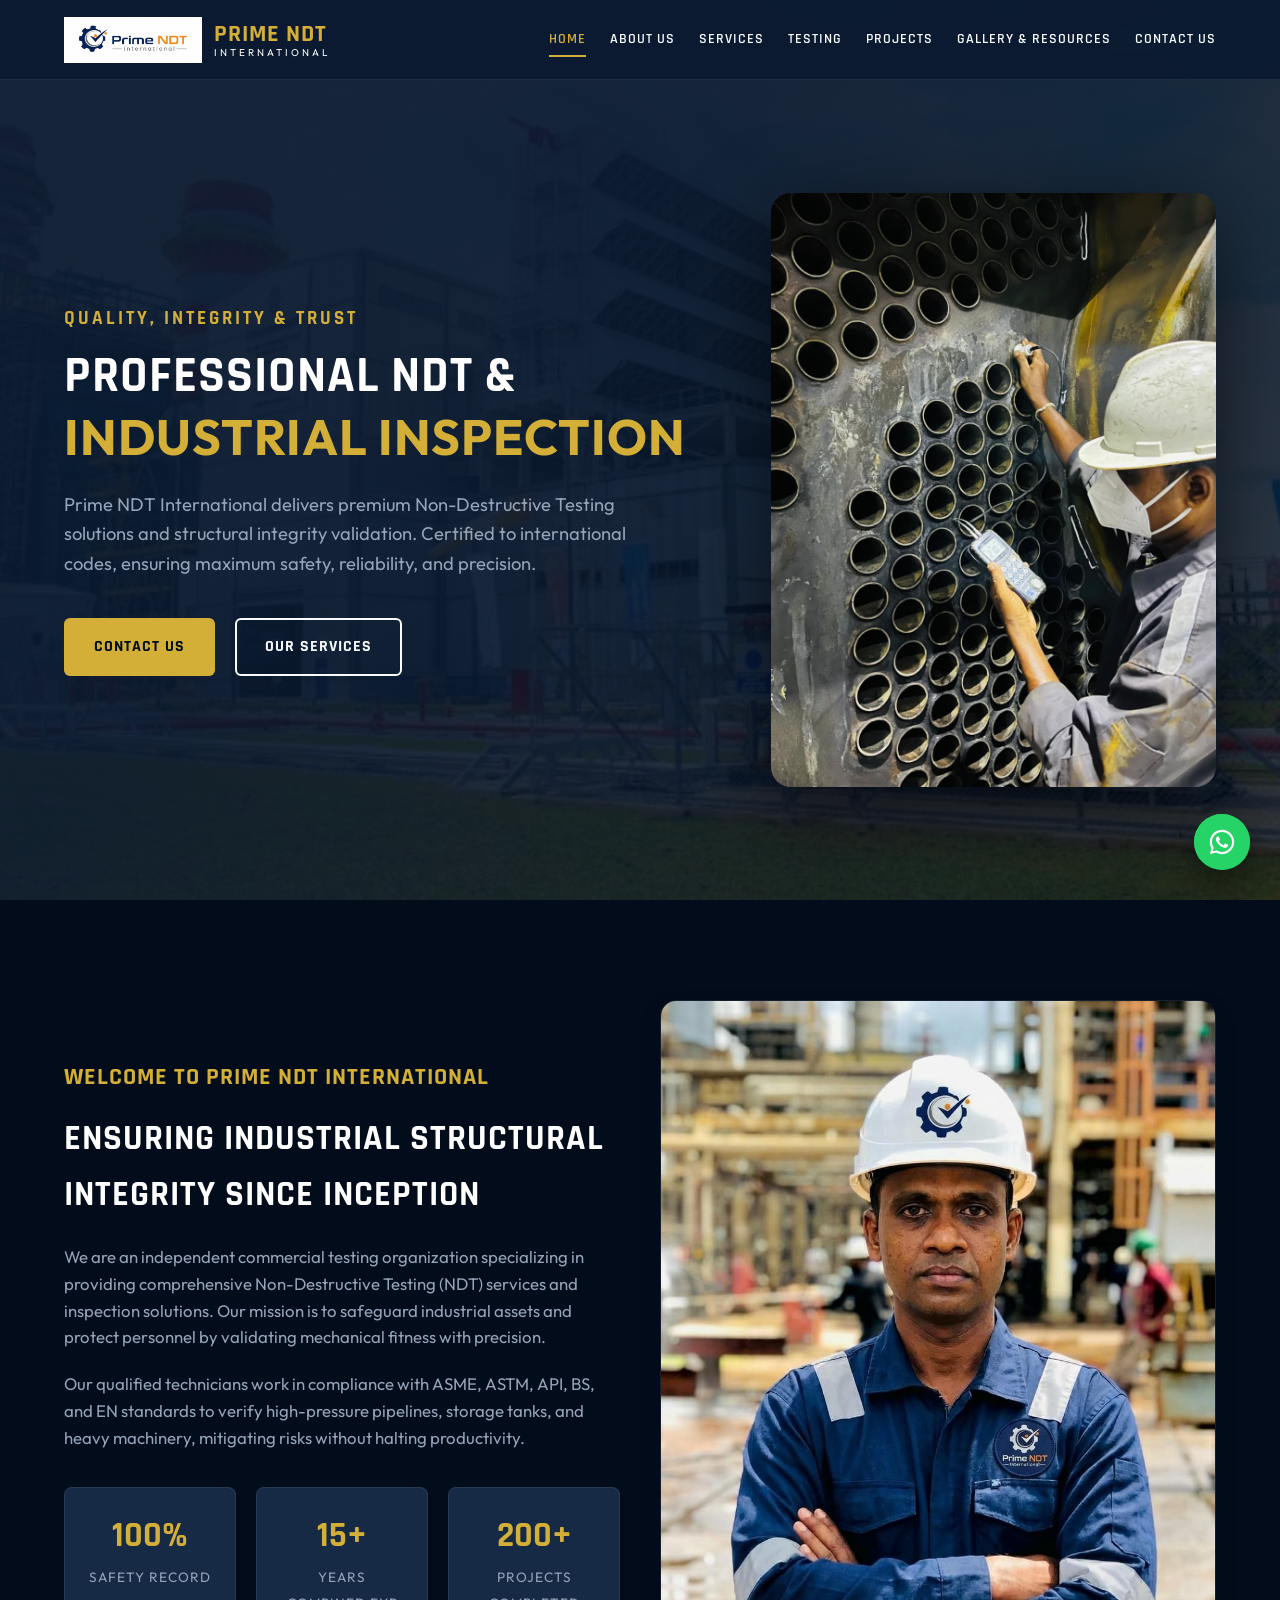
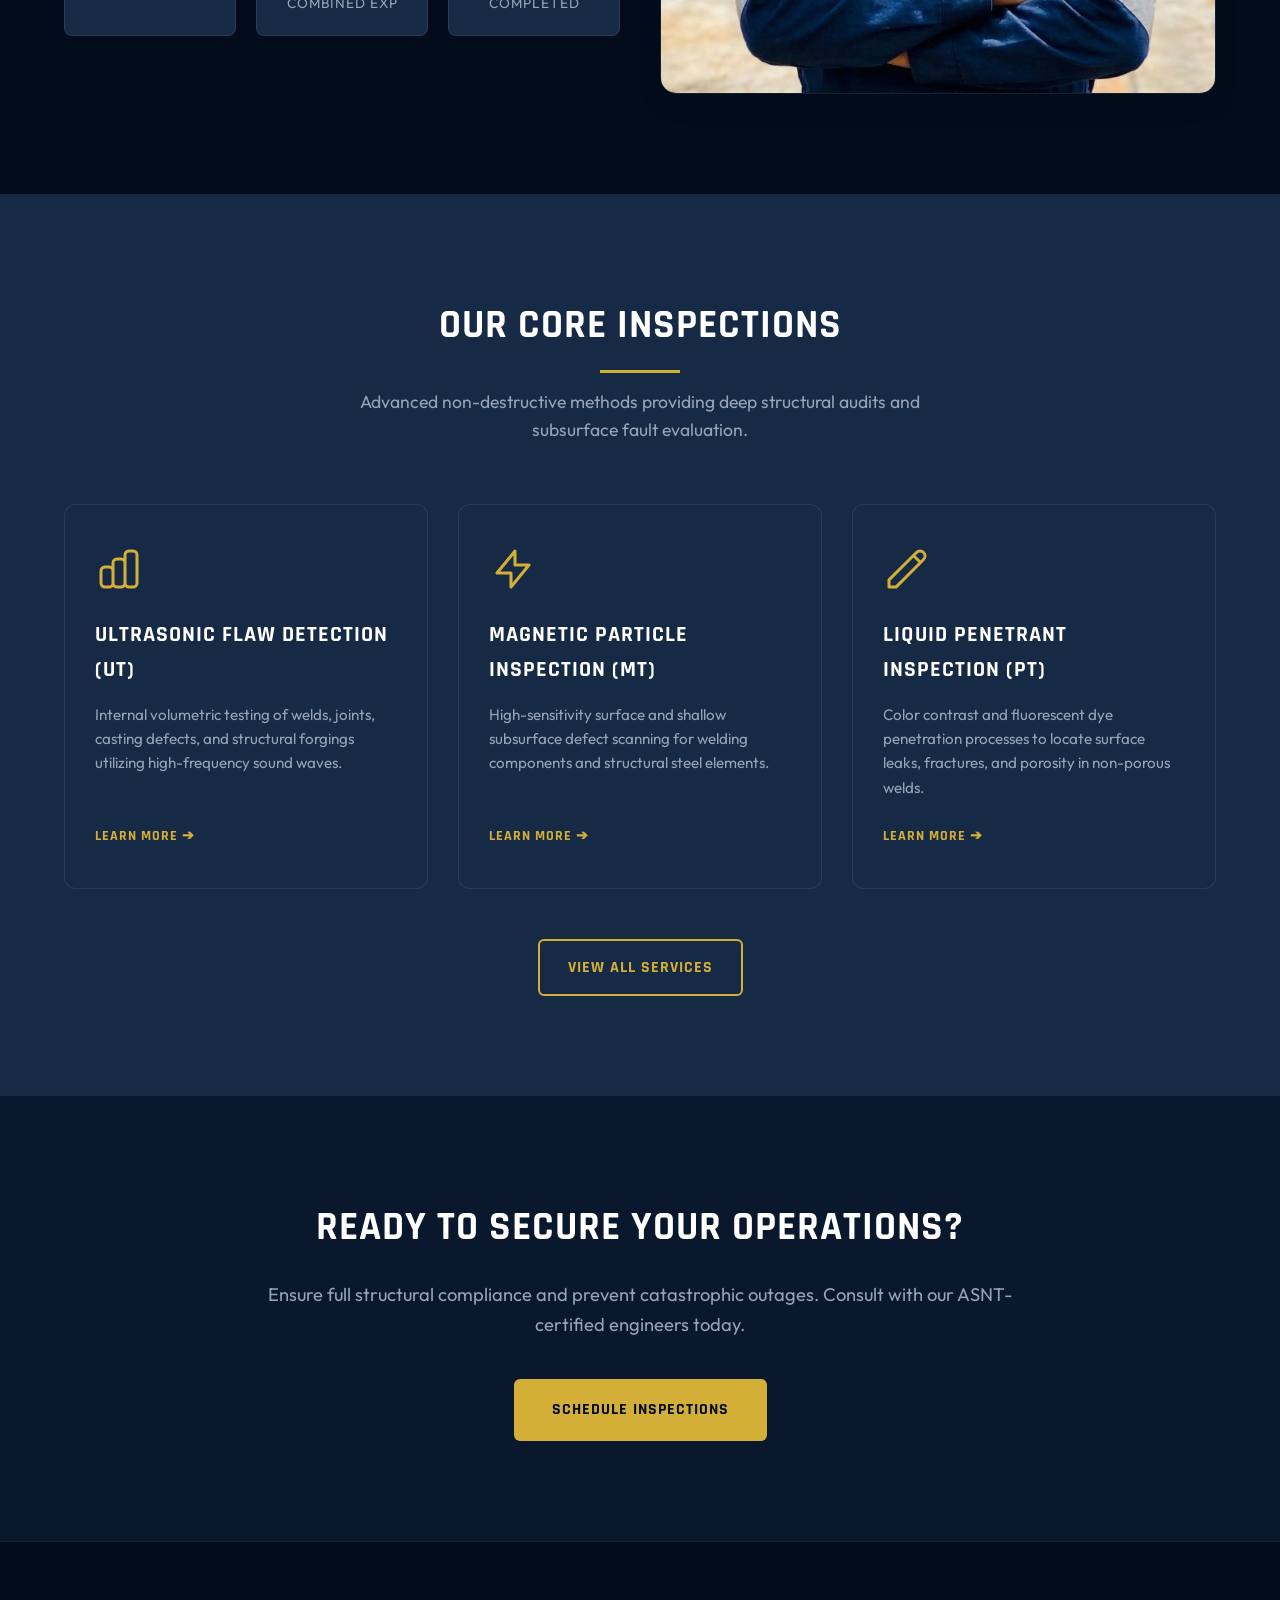
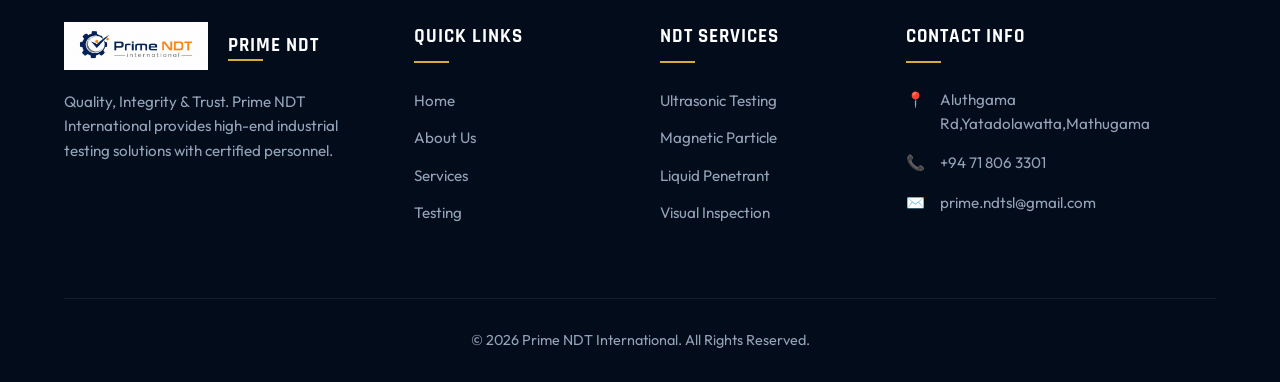
<file: index.html>
<!DOCTYPE html>
<html lang="en">
<head>
    <meta charset="UTF-8">
    <meta name="viewport" content="width=device-width, initial-scale=1.0">
    <title>Prime NDT International - Industrial NDT Testing &amp; Inspection Services</title>
    <meta name="description" content="Prime NDT International delivers certified Non-Destructive Testing (NDT) and industrial inspection services in Sri Lanka. ASNT-certified engineers specializing in ultrasonic, magnetic particle, liquid penetrant, and visual testing for oil &amp; gas, power generation, and manufacturing industries.">
    <meta name="keywords" content="NDT services Sri Lanka, non-destructive testing, ultrasonic testing, magnetic particle inspection, liquid penetrant testing, industrial inspection, ASNT certified, weld inspection, pipe inspection, structural integrity">
    <meta name="author" content="Prime NDT International">
    <meta name="robots" content="index, follow">
    <link rel="canonical" href="https://www.primendtinternational.lk/index.html">
    <!-- Open Graph / Facebook -->
    <meta property="og:type" content="website">
    <meta property="og:url" content="https://www.primendtinternational.lk/index.html">
    <meta property="og:title" content="Prime NDT International - Industrial NDT Testing &amp; Inspection Services">
    <meta property="og:description" content="Prime NDT International delivers certified Non-Destructive Testing and industrial inspection services in Sri Lanka. ASNT-certified engineers ensuring structural integrity and safety.">
    <meta property="og:image" content="https://www.primendtinternational.lk/images/logo.png">
    <meta property="og:site_name" content="Prime NDT International">
    <meta property="og:locale" content="en_US">
    <!-- Twitter Card -->
    <meta name="twitter:card" content="summary_large_image">
    <meta name="twitter:title" content="Prime NDT International - Industrial NDT Testing &amp; Inspection Services">
    <meta name="twitter:description" content="Certified Non-Destructive Testing and industrial inspection services in Sri Lanka. Ultrasonic, Magnetic Particle, Liquid Penetrant testing &amp; more.">
    <meta name="twitter:image" content="https://www.primendtinternational.lk/images/logo.png">
    <!-- Fonts (Outfit + Rajdhani were missing before) -->
    <link rel="preconnect" href="https://fonts.googleapis.com">
    <link rel="preconnect" href="https://fonts.gstatic.com" crossorigin>
    <link href="https://fonts.googleapis.com/css2?family=Outfit:wght@300;400;500;600;700&family=Rajdhani:wght@500;600;700&display=swap" rel="stylesheet">
    <link rel="stylesheet" href="style.css">
</head>
<body>

    <nav>
        <div class="container">
            <a href="index.html" class="logo-section">
                <img src="images/logo.png" alt="Prime NDT International Logo">
                <div class="logo-text">
                    <h1>PRIME NDT</h1>
                    <p>INTERNATIONAL</p>
                </div>
            </a>
            <div class="menu">
                <a href="index.html" class="active">Home</a>
                <a href="about.html">About Us</a>
                <a href="services.html">Services</a>
                <a href="testing.html">Testing</a>
                <a href="projects.html">Projects</a>
                <a href="gallery-resources.html">Gallery & Resources</a>
                <a href="contact.html">Contact Us</a>
            </div>
            <button id="menu-btn" class="hamburger" aria-label="Toggle Navigation Menu">
                <span></span><span></span><span></span>
            </button>
        </div>
    </nav>

    <div id="mobile-menu" class="mobile-menu">
        <a href="index.html" class="active">Home</a>
        <a href="about.html">About Us</a>
        <a href="services.html">Services</a>
        <a href="testing.html">Testing</a>
        <a href="projects.html">Projects</a>
        <a href="gallery-resources.html">Gallery & Resources</a>
        <a href="contact.html">Contact Us</a>
    </div>

    <header class="hero">
        <div class="container">
            <div class="hero-content reveal">
                <span class="hero-tagline">Quality, Integrity & Trust</span>
                <h2 class="hero-title">Professional NDT & <span>Industrial Inspection</span></h2>
                <p class="hero-desc">
                    Prime NDT International delivers premium Non-Destructive Testing solutions and structural integrity validation. Certified to international codes, ensuring maximum safety, reliability, and precision.
                </p>
                <div class="hero-buttons">
                    <a href="contact.html" class="btn btn-primary">Contact Us</a>
                    <a href="services.html" class="btn btn-secondary">Our Services</a>
                </div>
            </div>
            <div class="hero-image-wrapper reveal">
                <img src="images/hero-engineer.png" alt="Certified NDT Inspection Engineer" class="hero-image">
            </div>
        </div>
    </header>

    <section class="section-padding">
        <div class="container">
            <div class="grid-2 welcome-grid">
                <div class="welcome-text reveal">
                    <h3>Welcome to Prime NDT International</h3>
                    <h2 style="font-size: 2.2rem; margin-bottom: 20px;">Ensuring Industrial Structural Integrity Since Inception</h2>
                    <p>
                        We are an independent commercial testing organization specializing in providing comprehensive Non-Destructive Testing (NDT) services and inspection solutions. Our mission is to safeguard industrial assets and protect personnel by validating mechanical fitness with precision.
                    </p>
                    <p>
                        Our qualified technicians work in compliance with ASME, ASTM, API, BS, and EN standards to verify high-pressure pipelines, storage tanks, and heavy machinery, mitigating risks without halting productivity.
                    </p>
                    <div class="welcome-stats">
                        <div class="stat-item"><span class="stat-num">100%</span><span class="stat-label">Safety Record</span></div>
                        <div class="stat-item"><span class="stat-num">15+</span><span class="stat-label">Years Combined Exp</span></div>
                        <div class="stat-item"><span class="stat-num">200+</span><span class="stat-label">Projects Completed</span></div>
                    </div>
                </div>
                <div class="reveal" style="position:relative;">
                    <img src="images/about-img.png" alt="Industrial NDT Weld Scanning" style="border-radius: 16px; border: 1px solid var(--glass-border); box-shadow: var(--card-shadow);">
                </div>
            </div>
        </div>
    </section>

    <section class="section-padding home-services-summary">
        <div class="container">
            <div class="section-header reveal">
                <h2>Our Core Inspections</h2>
                <p>Advanced non-destructive methods providing deep structural audits and subsurface fault evaluation.</p>
            </div>
            <div class="grid-3 services-grid">
                <div class="service-card reveal">
                    <div>
                        <div class="service-icon">
                            <svg fill="none" viewBox="0 0 24 24" stroke-width="1.5"><path stroke-linecap="round" stroke-linejoin="round" d="M9 19v-6a2 2 0 00-2-2H5a2 2 0 00-2 2v6a2 2 0 002 2h2a2 2 0 002-2zm0 0V9a2 2 0 012-2h2a2 2 0 012 2v10m-6 0a2 2 0 002 2h2a2 2 0 002-2m0 0V5a2 2 0 012-2h2a2 2 0 012 2v14a2 2 0 01-2 2h-2a2 2 0 01-2-2z"/></svg>
                        </div>
                        <h3>Ultrasonic Flaw Detection (UT)</h3>
                        <p>Internal volumetric testing of welds, joints, casting defects, and structural forgings utilizing high-frequency sound waves.</p>
                    </div>
                    <a href="services.html" class="service-link">Learn More ➔</a>
                </div>
                <div class="service-card reveal">
                    <div>
                        <div class="service-icon">
                            <svg fill="none" viewBox="0 0 24 24" stroke-width="1.5"><path stroke-linecap="round" stroke-linejoin="round" d="M13 10V3L4 14h7v7l9-11h-7z"/></svg>
                        </div>
                        <h3>Magnetic Particle Inspection (MT)</h3>
                        <p>High-sensitivity surface and shallow subsurface defect scanning for welding components and structural steel elements.</p>
                    </div>
                    <a href="services.html" class="service-link">Learn More ➔</a>
                </div>
                <div class="service-card reveal">
                    <div>
                        <div class="service-icon">
                            <svg fill="none" viewBox="0 0 24 24" stroke-width="1.5"><path stroke-linecap="round" stroke-linejoin="round" d="M15.232 5.232l3.536 3.536m-2.036-5.036a2.5 2.5 0 113.536 3.536L6.5 21.036H3v-3.572L16.732 3.732z"/></svg>
                        </div>
                        <h3>Liquid Penetrant Inspection (PT)</h3>
                        <p>Color contrast and fluorescent dye penetration processes to locate surface leaks, fractures, and porosity in non-porous welds.</p>
                    </div>
                    <a href="services.html" class="service-link">Learn More ➔</a>
                </div>
            </div>
            <div style="text-align: center; margin-top: 50px;" class="reveal">
                <a href="services.html" class="btn btn-gold-outline">View All Services</a>
            </div>
        </div>
    </section>

    <section class="section-padding" style="background: linear-gradient(rgba(10, 25, 47, 0.9), rgba(10, 25, 47, 0.9)), url('images/industrial-bg.png') center/cover fixed;">
        <div class="container" style="text-align: center;">
            <div class="reveal" style="max-width: 800px; margin: 0 auto;">
                <h2 style="font-size: 2.5rem; margin-bottom: 20px;">Ready To Secure Your Operations?</h2>
                <p style="color: var(--text-gray); font-size: 1.15rem; margin-bottom: 40px;">
                    Ensure full structural compliance and prevent catastrophic outages. Consult with our ASNT-certified engineers today.
                </p>
                <a href="contact.html" class="btn btn-primary" style="padding: 16px 36px;">Schedule Inspections</a>
            </div>
        </div>
    </section>

    <footer>
        <div class="container">
            <div class="footer-grid">
                <div class="footer-col footer-about">
                    <div class="logo">
                        <img src="images/logo.png" alt="Prime NDT Logo">
                        <h3 style="margin-bottom:0; padding-bottom:0; display:inline-block; border:none; vertical-align:middle; margin-left:10px;">PRIME NDT</h3>
                    </div>
                    <p>Quality, Integrity & Trust. Prime NDT International provides high-end industrial testing solutions with certified personnel.</p>
                </div>
                <div class="footer-col">
                    <h3>Quick Links</h3>
                    <ul class="footer-links">
                        <li><a href="index.html">Home</a></li>
                        <li><a href="about.html">About Us</a></li>
                        <li><a href="services.html">Services</a></li>
                        <li><a href="testing.html">Testing</a></li>
                    </ul>
                </div>
                <div class="footer-col">
                    <h3>NDT Services</h3>
                    <ul class="footer-links">
                        <li><a href="services.html">Ultrasonic Testing</a></li>
                        <li><a href="services.html">Magnetic Particle</a></li>
                        <li><a href="services.html">Liquid Penetrant</a></li>
                        <li><a href="services.html">Visual Inspection</a></li>
                    </ul>
                </div>
                <div class="footer-col">
                    <h3>Contact Info</h3>
                    <ul class="footer-contact">
                        <li><span>📍</span> Aluthgama Rd,Yatadolawatta,Mathugama</li>
                        <li><span>📞</span> <a href="tel:+94718063301">+94 71 806 3301</a></li>
                        <li><span>✉️</span> prime.ndtsl@gmail.com</li>
                    </ul>
                </div>
            </div>
            <div class="footer-bottom">
                <p>&copy; 2026 Prime NDT International. All Rights Reserved.</p>
            </div>
        </div>
    </footer>

    <!-- Floating Widgets -->
    <div class="floating-widgets">
        <a href="https://wa.me/94718063301?text=Hello%20Prime%20NDT%2C%20I%20would%20like%20to%20inquire%20about%20your%20services." target="_blank" rel="noopener" class="floating-btn whatsapp-btn" aria-label="Chat on WhatsApp">
            <svg viewBox="0 0 32 32" width="30" height="30" fill="#fff" aria-hidden="true"><path d="M16.003 3C8.83 3 3 8.83 3 16c0 2.29.6 4.52 1.74 6.49L3 29l6.7-1.72A12.94 12.94 0 0 0 16 29c7.17 0 13-5.83 13-13S23.17 3 16.003 3zm0 23.7c-1.95 0-3.86-.53-5.53-1.52l-.4-.24-3.98 1.02 1.06-3.88-.26-.4A10.67 10.67 0 0 1 5.3 16c0-5.9 4.8-10.7 10.7-10.7S26.7 10.1 26.7 16s-4.8 10.7-10.697 10.7zm5.87-8c-.32-.16-1.9-.94-2.2-1.04-.3-.11-.5-.16-.72.16-.22.32-.83 1.04-1.02 1.26-.19.21-.38.24-.7.08-.32-.16-1.36-.5-2.59-1.6-.96-.85-1.6-1.9-1.79-2.22-.19-.32-.02-.5.14-.66.14-.14.32-.38.48-.57.16-.19.21-.32.32-.54.1-.21.05-.4-.03-.56-.08-.16-.72-1.74-.99-2.38-.26-.62-.52-.54-.72-.55h-.62c-.21 0-.56.08-.85.4-.3.32-1.12 1.1-1.12 2.68s1.15 3.1 1.31 3.32c.16.21 2.26 3.45 5.48 4.84.77.33 1.37.53 1.83.68.77.24 1.47.21 2.02.13.62-.09 1.9-.78 2.17-1.53.27-.75.27-1.4.19-1.53-.08-.14-.3-.22-.62-.38z"/></svg>
        </a>
    </div>

    <script src="script.js"></script>
</body>
</html>
</file>
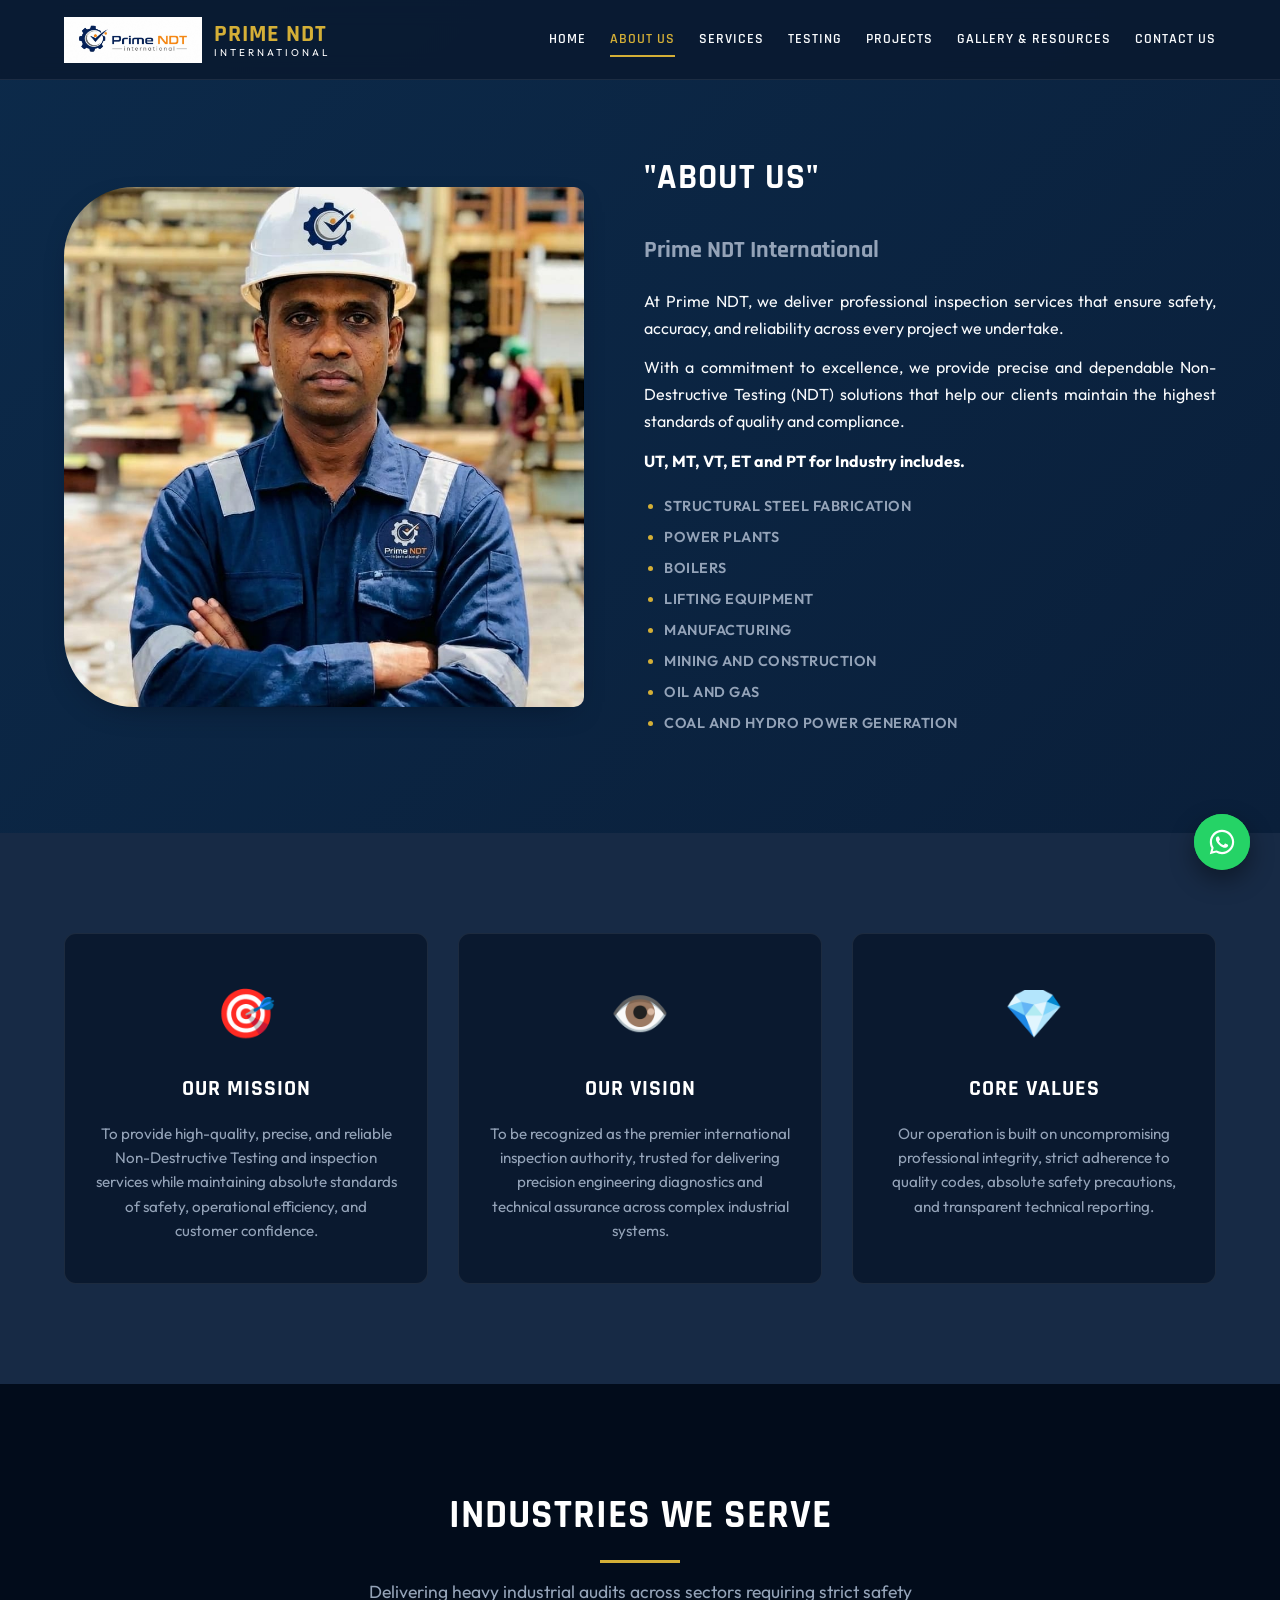
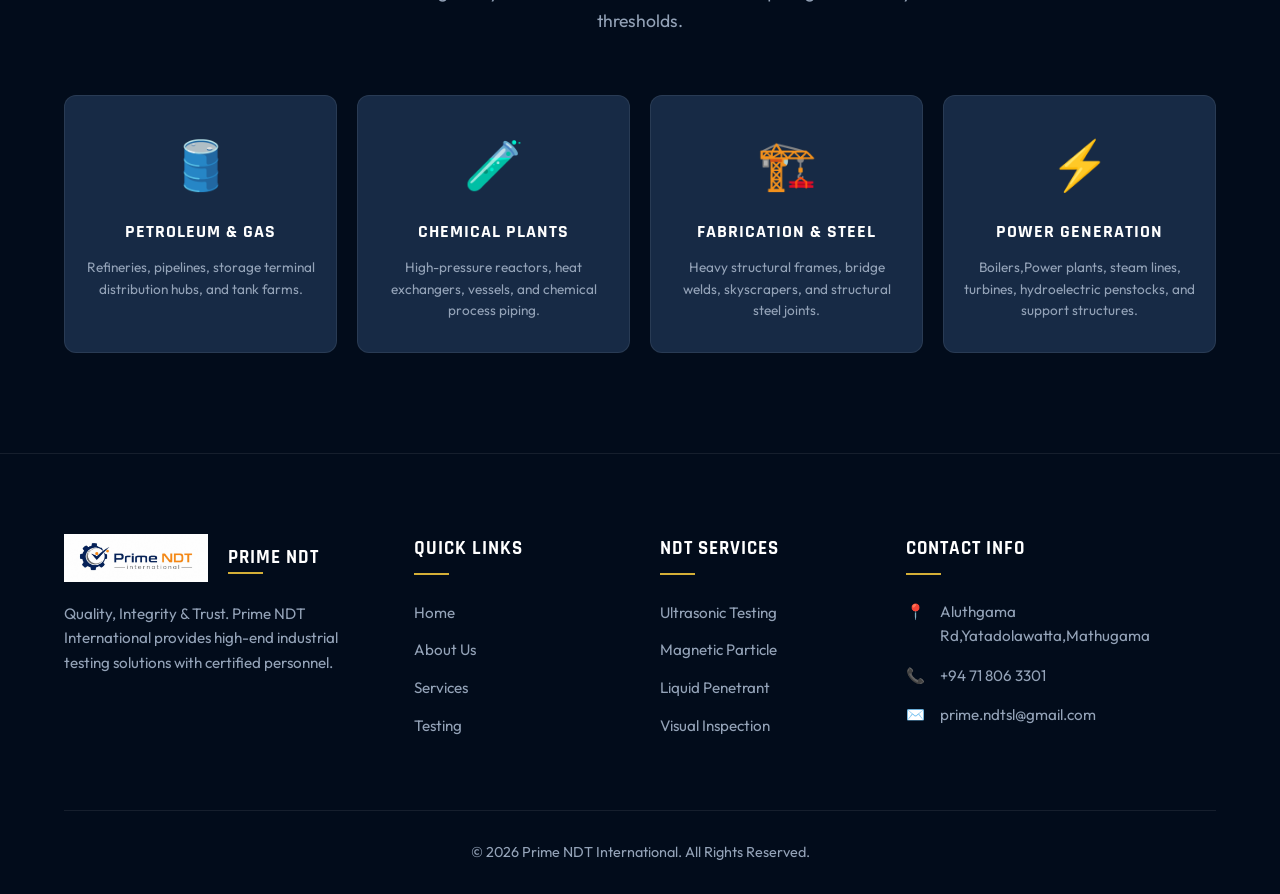
<file: about.html>
<!DOCTYPE html>
<html lang="en">
<head>
    <meta charset="UTF-8">
    <meta name="viewport" content="width=device-width, initial-scale=1.0">
    <title>About Us | Prime NDT International - Certified NDT Inspection Company</title>
    <meta name="description" content="Learn about Prime NDT International — an independent commercial testing organization specializing in NDT inspection services across oil &amp; gas, power generation, manufacturing, and construction industries in Sri Lanka. ISO 9712 and ASNT certified technicians.">
    <meta name="keywords" content="about Prime NDT, NDT company Sri Lanka, industrial inspection company, ASNT certified inspectors, ISO 9712 NDT, non-destructive testing company, weld inspection Sri Lanka, structural steel inspection">
    <meta name="author" content="Prime NDT International">
    <meta name="robots" content="index, follow">
    <link rel="canonical" href="https://www.primendtinternational.lk/about.html">
    <!-- Open Graph / Facebook -->
    <meta property="og:type" content="website">
    <meta property="og:url" content="https://www.primendtinternational.lk/about.html">
    <meta property="og:title" content="About Us | Prime NDT International - Certified NDT Inspection Company">
    <meta property="og:description" content="Independent commercial NDT testing organization with certified technicians serving oil &amp; gas, power generation, manufacturing and construction industries in Sri Lanka.">
    <meta property="og:image" content="https://www.primendtinternational.lk/images/logo.png">
    <meta property="og:site_name" content="Prime NDT International">
    <meta property="og:locale" content="en_US">
    <!-- Twitter Card -->
    <meta name="twitter:card" content="summary_large_image">
    <meta name="twitter:title" content="About Us | Prime NDT International - Certified NDT Inspection Company">
    <meta name="twitter:description" content="ISO 9712 and ASNT certified NDT inspection company in Sri Lanka serving oil &amp; gas, power generation, manufacturing and construction industries.">
    <meta name="twitter:image" content="https://www.primendtinternational.lk/images/logo.png">
    <link rel="preconnect" href="https://fonts.googleapis.com">
    <link rel="preconnect" href="https://fonts.gstatic.com" crossorigin>
    <link href="https://fonts.googleapis.com/css2?family=Outfit:wght@300;400;500;600;700&family=Rajdhani:wght@500;600;700&display=swap" rel="stylesheet">
    <link rel="stylesheet" href="style.css">
</head>
<body>

    <nav>
        <div class="container">
            <a href="index.html" class="logo-section">
                <img src="images/logo.png" alt="Prime NDT International Logo">
                <div class="logo-text">
                    <h1>PRIME NDT</h1>
                    <p>INTERNATIONAL</p>
                </div>
            </a>
            <div class="menu">
                <a href="index.html">Home</a>
                <a href="about.html" class="active">About Us</a>
                <a href="services.html">Services</a>
                <a href="testing.html">Testing</a>
                <a href="projects.html">Projects</a>
                <a href="gallery-resources.html">Gallery & Resources</a>
                <a href="contact.html">Contact Us</a>
            </div>
            <button id="menu-btn" class="hamburger" aria-label="Toggle Navigation Menu">
                <span></span><span></span><span></span>
            </button>
        </div>
    </nav>

    <div id="mobile-menu" class="mobile-menu">
        <a href="index.html">Home</a>
        <a href="about.html" class="active">About Us</a>
        <a href="services.html">Services</a>
        <a href="testing.html">Testing</a>
        <a href="projects.html">Projects</a>
        <a href="gallery-resources.html">Gallery & Resources</a>
        <a href="contact.html">Contact Us</a>
    </div>

    <!-- ABOUT US (screenshot style) -->
    <section class="about-intro">
        <div class="container">
            <div class="about-intro-grid">
                <div class="about-intro-img reveal">
                    <img src="images/about-img.png" alt="Prime NDT International Inspector">
                </div>
                <div class="about-intro-text reveal">
                    <h2>"ABOUT US"</h2>
                    <h3>Prime NDT International</h3>
                    <p>
                        At Prime NDT, we deliver professional inspection services that ensure safety, accuracy, and reliability across every project we undertake.
                    </p>
                    <p>
                        With a commitment to excellence, we provide precise and dependable Non-Destructive Testing (NDT) solutions that help our clients maintain the highest standards of quality and compliance.
                    </p>
                    <p class="about-includes">UT, MT, VT, ET and PT for Industry includes.</p>
                    <ul class="about-list">
                        <li>Structural Steel Fabrication</li>
                        <li>Power Plants</li>
                        <li>Boilers</li>
                        <li>Lifting Equipment</li>
                        <li>Manufacturing</li>
                        <li>Mining and Construction</li>
                        <li>Oil and Gas</li>
                        <li>Coal and Hydro Power Generation</li>
                    </ul>
                </div>
            </div>
        </div>
    </section>

    <!-- VISION, MISSION, VALUES -->
    <section class="section-padding about-vision-mission">
        <div class="container">
            <div class="grid-3">
                <div class="val-card reveal">
                    <div class="icon">🎯</div>
                    <h3>Our Mission</h3>
                    <p>To provide high-quality, precise, and reliable Non-Destructive Testing and inspection services while maintaining absolute standards of safety, operational efficiency, and customer confidence.</p>
                </div>
                <div class="val-card reveal">
                    <div class="icon">👁️</div>
                    <h3>Our Vision</h3>
                    <p>To be recognized as the premier international inspection authority, trusted for delivering precision engineering diagnostics and technical assurance across complex industrial systems.</p>
                </div>
                <div class="val-card reveal">
                    <div class="icon">💎</div>
                    <h3>Core Values</h3>
                    <p>Our operation is built on uncompromising professional integrity, strict adherence to quality codes, absolute safety precautions, and transparent technical reporting.</p>
                </div>
            </div>
        </div>
    </section>

    <!-- INDUSTRIES -->
    <section class="section-padding">
        <div class="container">
            <div class="section-header reveal">
                <h2>Industries We Serve</h2>
                <p>Delivering heavy industrial audits across sectors requiring strict safety thresholds.</p>
            </div>
            <div class="grid-4" style="text-align: center;">
                <div class="service-card reveal" style="padding: 30px 20px; align-items: center;">
                    <div style="font-size: 3rem; margin-bottom: 15px;">🛢️</div>
                    <h3 style="font-size: 1.15rem; margin-bottom: 10px; text-align: center;">Petroleum & Gas</h3>
                    <p style="font-size: 0.85rem; text-align: center; margin-bottom: 0;">Refineries, pipelines, storage terminal distribution hubs, and tank farms.</p>
                </div>
                <div class="service-card reveal" style="padding: 30px 20px; align-items: center;">
                    <div style="font-size: 3rem; margin-bottom: 15px;">🧪</div>
                    <h3 style="font-size: 1.15rem; margin-bottom: 10px; text-align: center;">Chemical Plants</h3>
                    <p style="font-size: 0.85rem; text-align: center; margin-bottom: 0;">High-pressure reactors, heat exchangers, vessels, and chemical process piping.</p>
                </div>
                <div class="service-card reveal" style="padding: 30px 20px; align-items: center;">
                    <div style="font-size: 3rem; margin-bottom: 15px;">🏗️</div>
                    <h3 style="font-size: 1.15rem; margin-bottom: 10px; text-align: center;">Fabrication & Steel</h3>
                    <p style="font-size: 0.85rem; text-align: center; margin-bottom: 0;">Heavy structural frames, bridge welds, skyscrapers, and structural steel joints.</p>
                </div>
                <div class="service-card reveal" style="padding: 30px 20px; align-items: center;">
                    <div style="font-size: 3rem; margin-bottom: 15px;">⚡</div>
                    <h3 style="font-size: 1.15rem; margin-bottom: 10px; text-align: center;">Power Generation</h3>
                    <p style="font-size: 0.85rem; text-align: center; margin-bottom: 0;">Boilers,Power plants, steam lines, turbines, hydroelectric penstocks, and support structures.</p>
                </div>
            </div>
        </div>
    </section>

    <footer>
        <div class="container">
            <div class="footer-grid">
                <div class="footer-col footer-about">
                    <div class="logo">
                        <img src="images/logo.png" alt="Prime NDT Logo">
                        <h3 style="margin-bottom:0; padding-bottom:0; display:inline-block; border:none; vertical-align:middle; margin-left:10px;">PRIME NDT</h3>
                    </div>
                    <p>Quality, Integrity & Trust. Prime NDT International provides high-end industrial testing solutions with certified personnel.</p>
                </div>
                <div class="footer-col">
                    <h3>Quick Links</h3>
                    <ul class="footer-links">
                        <li><a href="index.html">Home</a></li>
                        <li><a href="about.html">About Us</a></li>
                        <li><a href="services.html">Services</a></li>
                        <li><a href="testing.html">Testing</a></li>
                    </ul>
                </div>
                <div class="footer-col">
                    <h3>NDT Services</h3>
                    <ul class="footer-links">
                        <li><a href="services.html">Ultrasonic Testing</a></li>
                        <li><a href="services.html">Magnetic Particle</a></li>
                        <li><a href="services.html">Liquid Penetrant</a></li>
                        <li><a href="services.html">Visual Inspection</a></li>
                    </ul>
                </div>
                <div class="footer-col">
                    <h3>Contact Info</h3>
                    <ul class="footer-contact">
                        <li><span>📍</span> Aluthgama Rd,Yatadolawatta,Mathugama</li>
                        <li><span>📞</span> <a href="tel:+94718063301">+94 71 806 3301</a></li>
                        <li><span>✉️</span> prime.ndtsl@gmail.com</li>
                    </ul>
                </div>
            </div>
            <div class="footer-bottom">
                <p>&copy; 2026 Prime NDT International. All Rights Reserved.</p>
            </div>
        </div>
    </footer>

    <div class="floating-widgets">
        <a href="https://wa.me/94718063301?text=Hello%20Prime%20NDT%2C%20I%20would%20like%20to%20inquire%20about%20your%20services." target="_blank" rel="noopener" class="floating-btn whatsapp-btn" aria-label="Chat on WhatsApp">
            <svg viewBox="0 0 32 32" width="30" height="30" fill="#fff" aria-hidden="true"><path d="M16.003 3C8.83 3 3 8.83 3 16c0 2.29.6 4.52 1.74 6.49L3 29l6.7-1.72A12.94 12.94 0 0 0 16 29c7.17 0 13-5.83 13-13S23.17 3 16.003 3zm0 23.7c-1.95 0-3.86-.53-5.53-1.52l-.4-.24-3.98 1.02 1.06-3.88-.26-.4A10.67 10.67 0 0 1 5.3 16c0-5.9 4.8-10.7 10.7-10.7S26.7 10.1 26.7 16s-4.8 10.7-10.697 10.7zm5.87-8c-.32-.16-1.9-.94-2.2-1.04-.3-.11-.5-.16-.72.16-.22.32-.83 1.04-1.02 1.26-.19.21-.38.24-.7.08-.32-.16-1.36-.5-2.59-1.6-.96-.85-1.6-1.9-1.79-2.22-.19-.32-.02-.5.14-.66.14-.14.32-.38.48-.57.16-.19.21-.32.32-.54.1-.21.05-.4-.03-.56-.08-.16-.72-1.74-.99-2.38-.26-.62-.52-.54-.72-.55h-.62c-.21 0-.56.08-.85.4-.3.32-1.12 1.1-1.12 2.68s1.15 3.1 1.31 3.32c.16.21 2.26 3.45 5.48 4.84.77.33 1.37.53 1.83.68.77.24 1.47.21 2.02.13.62-.09 1.9-.78 2.17-1.53.27-.75.27-1.4.19-1.53-.08-.14-.3-.22-.62-.38z"/></svg>
        </a>
    </div>

    <script src="script.js"></script>
</body>
</html>
</file>
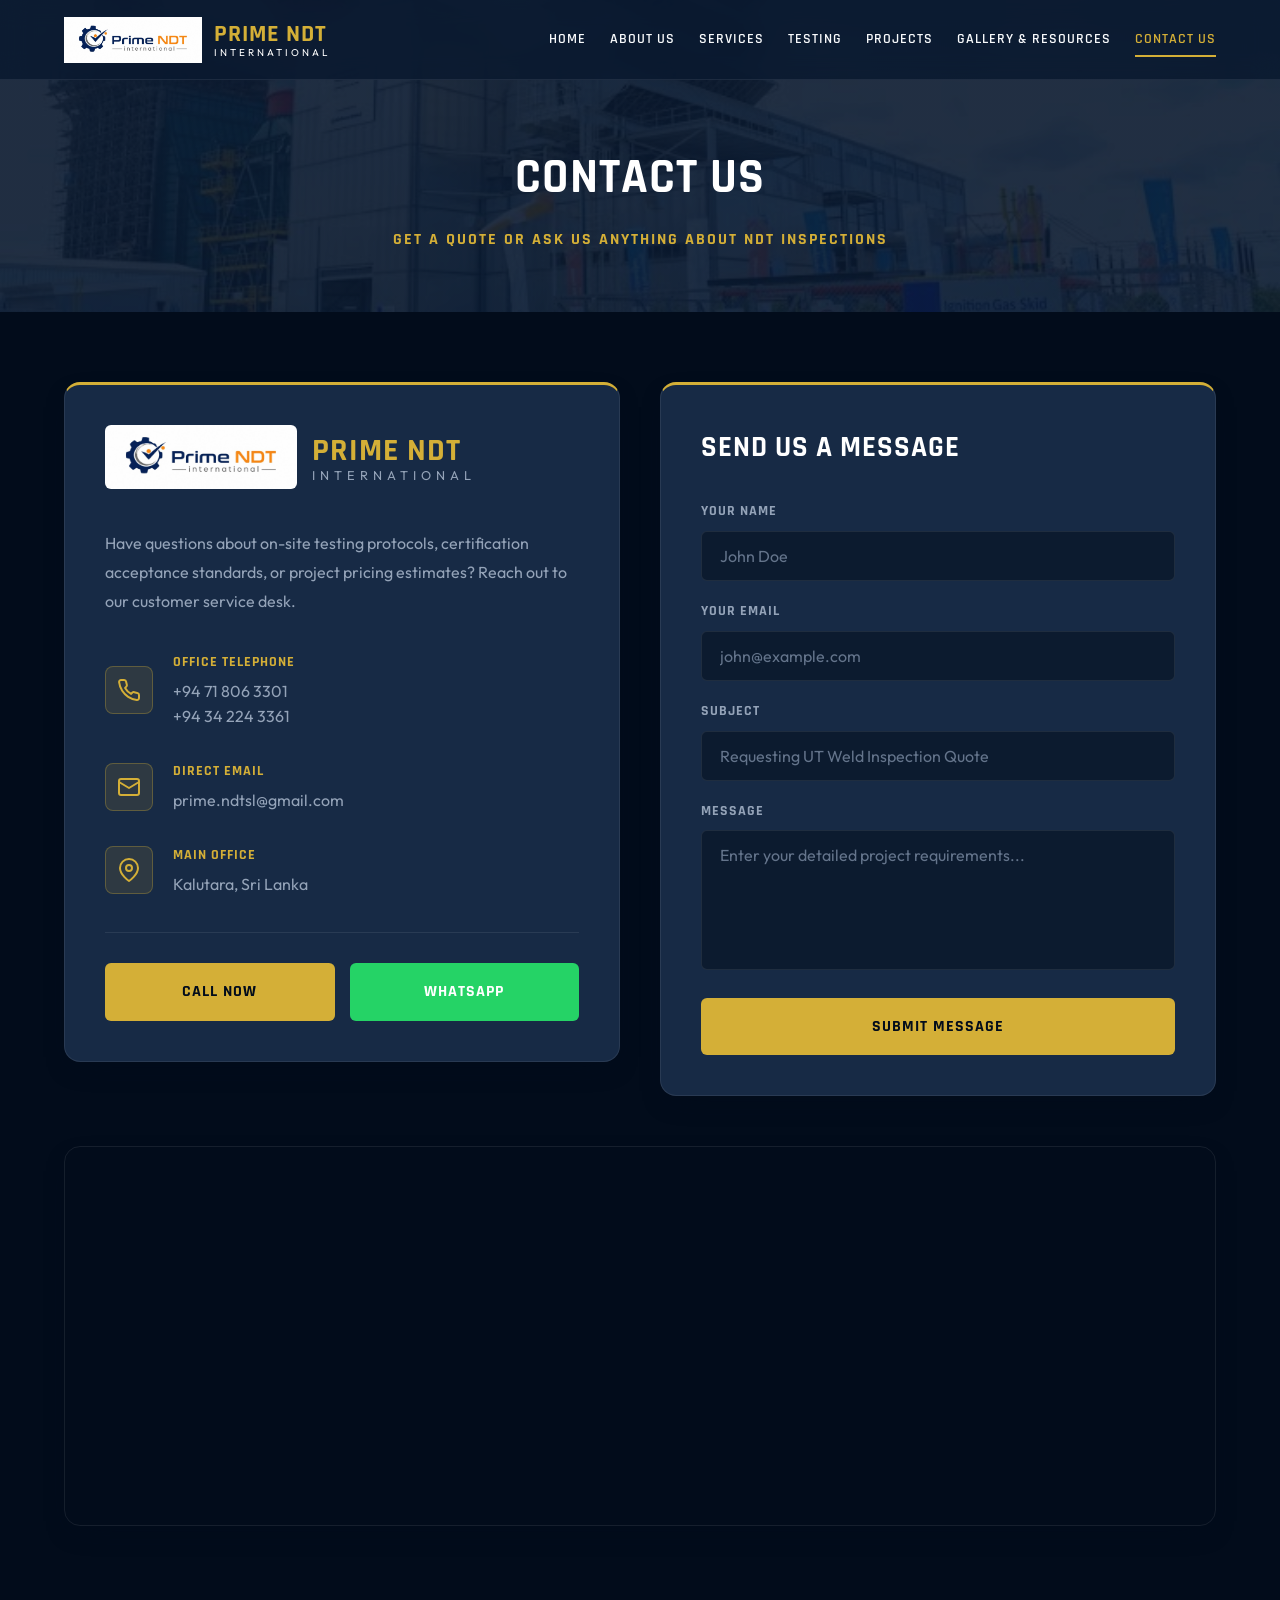
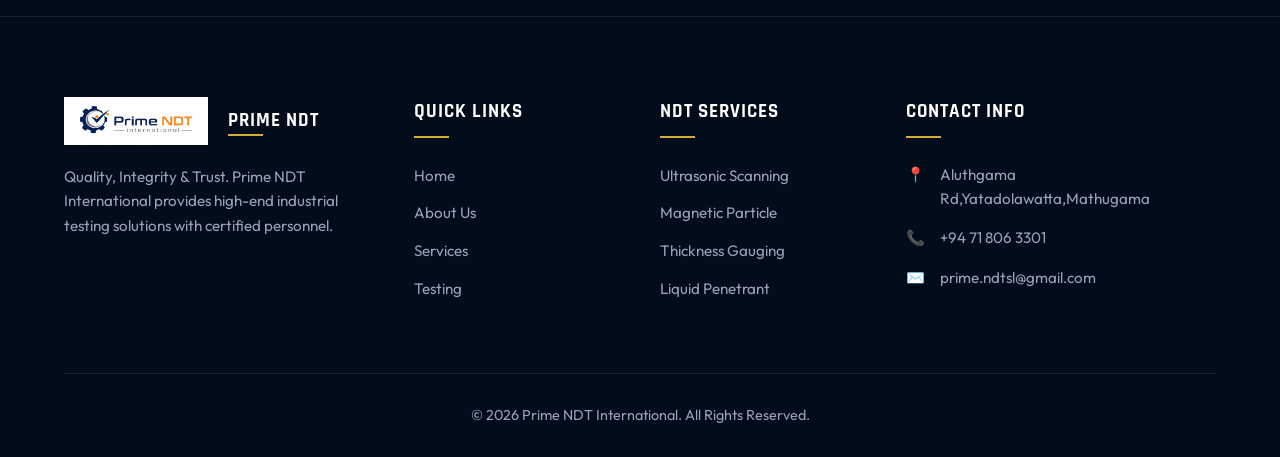
<file: contact.html>
<!DOCTYPE html>
<html lang="en">

<head>
    <meta charset="UTF-8">
    <meta name="viewport" content="width=device-width, initial-scale=1.0">
    <title>Contact Prime NDT International | Get an NDT Inspection Quote - Kalutara, Sri Lanka</title>
    <meta name="description"
        content="Contact Prime NDT International for industrial NDT inspection quotes and enquiries. Reach our certified engineers in Kalutara, Sri Lanka by phone at +94 71 806 3301, email at prime.ndtsl@gmail.com, or via WhatsApp. We cover ultrasonic, magnetic particle, penetrant, and visual testing services.">
    <meta name="keywords"
        content="contact Prime NDT, NDT inspection quote, NDT company contact Sri Lanka, Prime NDT phone, Prime NDT email, industrial inspection Kalutara, NDT services enquiry">
    <meta name="author" content="Prime NDT International">
    <meta name="robots" content="index, follow">
    <link rel="canonical" href="https://www.primendtinternational.lk/contact.html">
    <!-- Open Graph / Facebook -->
    <meta property="og:type" content="website">
    <meta property="og:url" content="https://www.primendtinternational.lk/contact.html">
    <meta property="og:title" content="Contact Prime NDT International | Get an NDT Inspection Quote">
    <meta property="og:description"
        content="Get in touch with Prime NDT International for industrial NDT inspection quotes. Phone: +94 71 806 3301 | Email: prime.ndtsl@gmail.com | Kalutara, Sri Lanka.">
    <meta property="og:image" content="https://www.primendtinternational.lk/images/logo.png">
    <meta property="og:site_name" content="Prime NDT International">
    <meta property="og:locale" content="en_US">
    <!-- Twitter Card -->
    <meta name="twitter:card" content="summary_large_image">
    <meta name="twitter:title" content="Contact Prime NDT International | NDT Inspection Quote">
    <meta name="twitter:description"
        content="Contact Prime NDT International for industrial NDT inspection quotes. Kalutara, Sri Lanka. +94 71 806 3301 | prime.ndtsl@gmail.com">
    <meta name="twitter:image" content="https://www.primendtinternational.lk/images/logo.png">
    <link rel="preconnect" href="https://fonts.googleapis.com">
    <link rel="preconnect" href="https://fonts.gstatic.com" crossorigin>
    <link
        href="https://fonts.googleapis.com/css2?family=Outfit:wght@300;400;500;600;700&family=Rajdhani:wght@500;600;700&display=swap"
        rel="stylesheet">
    <link rel="stylesheet" href="style.css">
</head>

<body>

    <nav>
        <div class="container">
            <a href="index.html" class="logo-section">
                <img src="images/logo.png" alt="Prime NDT International Logo">
                <div class="logo-text">
                    <h1>PRIME NDT</h1>
                    <p>INTERNATIONAL</p>
                </div>
            </a>
            <div class="menu">
                <a href="index.html">Home</a>
                <a href="about.html">About Us</a>
                <a href="services.html">Services</a>
                <a href="testing.html">Testing</a>
                <a href="projects.html">Projects</a>
                <a href="gallery-resources.html">Gallery & Resources</a>
                <a href="contact.html" class="active">Contact Us</a>
            </div>
            <button id="menu-btn" class="hamburger" aria-label="Toggle Navigation Menu">
                <span></span><span></span><span></span>
            </button>
        </div>
    </nav>

    <div id="mobile-menu" class="mobile-menu">
        <a href="index.html">Home</a>
        <a href="about.html">About Us</a>
        <a href="services.html">Services</a>
        <a href="testing.html">Testing</a>
        <a href="projects.html">Projects</a>
        <a href="gallery-resources.html">Gallery & Resources</a>
        <a href="contact.html" class="active">Contact Us</a>
    </div>

    <!-- HEADER -->
    <header class="contact-hero">
        <div class="container">
            <h1 class="reveal">Contact Us</h1>
            <p class="reveal">Get a quote or ask us anything about NDT inspections</p>
        </div>
    </header>

    <!-- CONTACT -->
    <section class="contact-section">
        <div class="container">
            <div class="grid-2 contact-grid">

                <!-- LEFT: info -->
                <div class="contact-info-panel reveal">
                    <div class="contact-logo">
                        <img src="images/logo.png" alt="Prime NDT International">
                        <div class="logo-text">
                            <h1>PRIME NDT</h1>
                            <p>INTERNATIONAL</p>
                        </div>
                    </div>
                    <p class="contact-lead">Have questions about on-site testing protocols, certification acceptance
                        standards, or project pricing estimates? Reach out to our customer service desk.</p>

                    <div class="info-item">
                        <div class="info-icon"><svg viewBox="0 0 24 24" width="24" height="24" fill="none"
                                stroke="currentColor" stroke-width="2" stroke-linecap="round" stroke-linejoin="round">
                                <path
                                    d="M22 16.9v3a2 2 0 0 1-2.2 2 19.8 19.8 0 0 1-8.6-3.1 19.5 19.5 0 0 1-6-6A19.8 19.8 0 0 1 2.1 4.2 2 2 0 0 1 4.1 2h3a2 2 0 0 1 2 1.7c.1 1 .4 1.9.7 2.8a2 2 0 0 1-.5 2.1L8.1 9.9a16 16 0 0 0 6 6l1.3-1.3a2 2 0 0 1 2.1-.4c.9.3 1.8.6 2.8.7a2 2 0 0 1 1.7 2z" />
                            </svg></div>
                        <div class="info-text">
                            <h4>Office Telephone</h4>
                            <p><a href="tel:+94718063301">+94 71 806 3301</a></p>
                            <p><a href="tel:+94342243361">+94 34 224 3361</a></p>
                        </div>
                    </div>

                    <div class="info-item">
                        <div class="info-icon"><svg viewBox="0 0 24 24" width="24" height="24" fill="none"
                                stroke="currentColor" stroke-width="2" stroke-linecap="round" stroke-linejoin="round">
                                <rect x="2" y="4" width="20" height="16" rx="2" />
                                <path d="M22 7l-10 6L2 7" />
                            </svg></div>
                        <div class="info-text">
                            <h4>Direct Email</h4>
                            <p><a href="mailto:prime.ndtsl@gmail.com">prime.ndtsl@gmail.com</a></p>
                        </div>
                    </div>

                    <div class="info-item">
                        <div class="info-icon"><svg viewBox="0 0 24 24" width="24" height="24" fill="none"
                                stroke="currentColor" stroke-width="2" stroke-linecap="round" stroke-linejoin="round">
                                <path d="M21 10c0 7-9 13-9 13s-9-6-9-13a9 9 0 0 1 18 0z" />
                                <circle cx="12" cy="10" r="3" />
                            </svg></div>
                        <div class="info-text">
                            <h4>Main Office</h4>
                            <p>Kalutara, Sri Lanka</p>
                        </div>
                    </div>

                    <div class="contact-actions">
                        <a href="tel:+94718063301" class="btn btn-primary">Call Now</a>
                        <a href="https://wa.me/94718063301?text=Hello%20Prime%20NDT%2C%20I%20would%20like%20to%20inquire%20about%20your%20services."
                            target="_blank" rel="noopener" class="btn btn-whatsapp">WhatsApp</a>
                    </div>
                </div>

                <!-- RIGHT: form -->
                <div class="contact-form-panel reveal">
                    <h3>Send Us A Message</h3>
                    <form id="contact-form" action="https://api.web3forms.com/submit" method="POST">
                        <input type="hidden" name="access_key" value="9670f470-3082-4b52-b28e-2f098299a30a">
                        <input type="hidden" name="from_name" value="Prime NDT Website">
                        <input type="checkbox" name="botcheck" style="display:none" tabindex="-1" autocomplete="off">
                        <div class="form-group">
                            <label for="name">Your Name</label>
                            <input type="text" id="name" name="name" class="form-control" placeholder="John Doe"
                                required>
                        </div>
                        <div class="form-group">
                            <label for="email">Your Email</label>
                            <input type="email" id="email" name="email" class="form-control"
                                placeholder="john@example.com" required>
                        </div>
                        <div class="form-group">
                            <label for="subject">Subject</label>
                            <input type="text" id="subject" name="subject" class="form-control"
                                placeholder="Requesting UT Weld Inspection Quote" required>
                        </div>
                        <div class="form-group">
                            <label for="message">Message</label>
                            <textarea id="message" name="message" class="form-control"
                                placeholder="Enter your detailed project requirements..." required></textarea>
                        </div>
                        <div class="h-captcha" data-captcha="true"></div>
                        <p id="captcha-error" class="captcha-error" hidden>Please complete the captcha first.</p>
                        <button type="submit" id="submit-btn" class="btn btn-primary"
                            style="width: 100%; padding: 16px;">Submit Message</button>
                    </form>
                </div>
            </div>

            <!-- MAP -->
            <div class="map-section reveal">
                <iframe
                    src="https://www.google.com/maps/embed?pb=!1m14!1m12!1m3!1d455.841652420004!2d80.08255073841183!3d6.508810109249093!2m3!1f0!2f0!3f0!3m2!1i1024!2i768!4f13.1!5e0!3m2!1sen!2sus!4v1792861199741!5m2!1sen!2sus"
                    width="600" height="450" style="border:0;" allowfullscreen="" loading="lazy"
                    referrerpolicy="strict-origin-when-cross-origin"></iframe>
            </div>
        </div>
    </section>

    <footer>
        <div class="container">
            <div class="footer-grid">
                <div class="footer-col footer-about">
                    <div class="logo">
                        <img src="images/logo.png" alt="Prime NDT Logo">
                        <h3
                            style="margin-bottom:0; padding-bottom:0; display:inline-block; border:none; vertical-align:middle; margin-left:10px;">
                            PRIME NDT</h3>
                    </div>
                    <p>Quality, Integrity & Trust. Prime NDT International provides high-end industrial testing
                        solutions with certified personnel.</p>
                </div>
                <div class="footer-col">
                    <h3>Quick Links</h3>
                    <ul class="footer-links">
                        <li><a href="index.html">Home</a></li>
                        <li><a href="about.html">About Us</a></li>
                        <li><a href="services.html">Services</a></li>
                        <li><a href="testing.html">Testing</a></li>
                    </ul>
                </div>
                <div class="footer-col">
                    <h3>NDT Services</h3>
                    <ul class="footer-links">
                        <li><a href="services.html">Ultrasonic Scanning</a></li>
                        <li><a href="services.html">Magnetic Particle</a></li>
                        <li><a href="services.html">Thickness Gauging</a></li>
                        <li><a href="services.html">Liquid Penetrant</a></li>
                    </ul>
                </div>
                <div class="footer-col">
                    <h3>Contact Info</h3>
                    <ul class="footer-contact">
                        <li><span>📍</span> Aluthgama Rd,Yatadolawatta,Mathugama</li>
                        <li><span>📞</span> <a href="tel:+94718063301">+94 71 806 3301</a></li>
                        <li><span>✉️</span> prime.ndtsl@gmail.com</li>
                    </ul>
                </div>
            </div>
            <div class="footer-bottom">
                <p>&copy; 2026 Prime NDT International. All Rights Reserved.</p>
            </div>
        </div>
    </footer>

    <script src="script.js"></script>
    <script src="https://web3forms.com/client/script.js" async defer></script>
    <script>
        // // Open WhatsApp with the form details filled in
        // document.getElementById("contact-form").addEventListener("submit", function () {
        //     var text =
        //         "Hello Prime NDT,%0A" +
        //         "Name: " + encodeURIComponent(document.getElementById("name").value) + "%0A" +
        //         "Email: " + encodeURIComponent(document.getElementById("email").value) + "%0A" +
        //         "Subject: " + encodeURIComponent(document.getElementById("subject").value) + "%0A" +
        //         "Message: " + encodeURIComponent(document.getElementById("message").value);
        //     window.open("https://wa.me/94718063301?text=" + text, "_blank");
        // });
    </script>
</body>

</html>
</file>
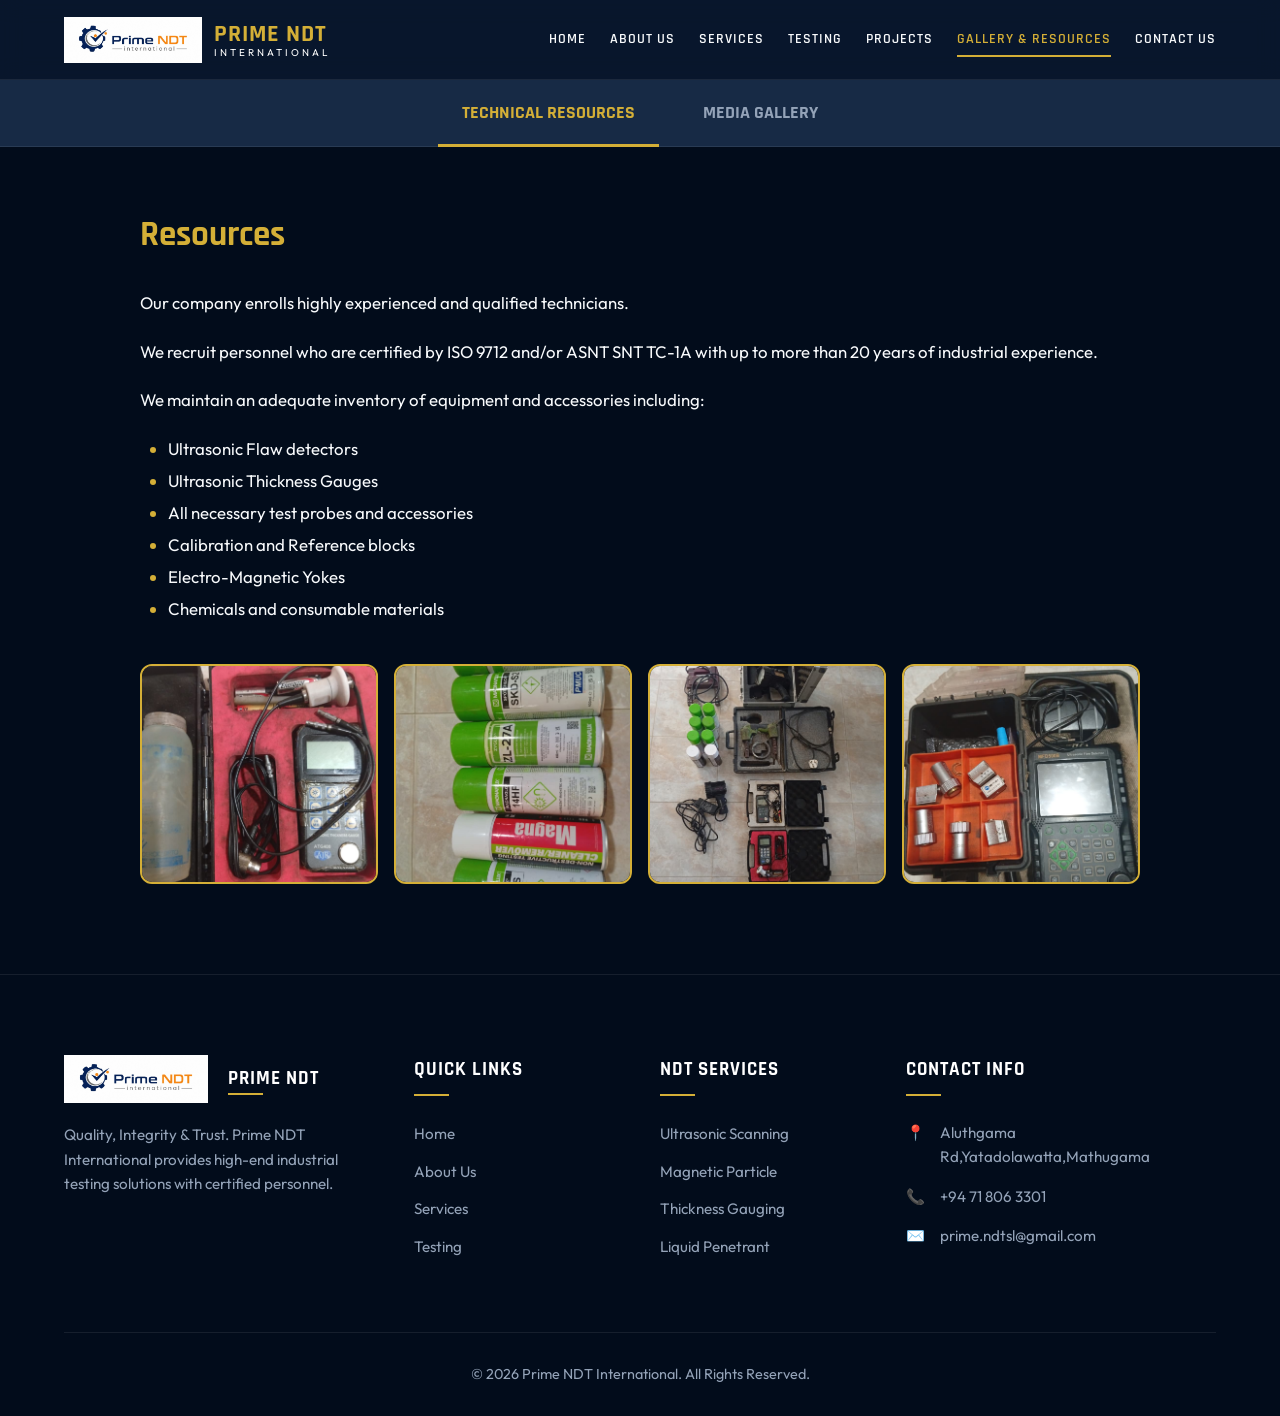
<file: gallery-resources.html>
<!DOCTYPE html>
<html lang="en">
<head>
    <meta charset="UTF-8">
    <meta name="viewport" content="width=device-width, initial-scale=1.0">
    <title>NDT Gallery &amp; Technical Resources | Equipment &amp; Inspection Photos - Prime NDT International</title>
    <meta name="description" content="View Prime NDT International's media gallery of industrial inspection work and technical resources. Our certified ISO 9712 and ASNT SNT-TC-1A technicians use state-of-the-art equipment including ultrasonic flaw detectors, thickness gauges, electro-magnetic yokes, and NDT consumables.">
    <meta name="keywords" content="NDT gallery, NDT equipment, ultrasonic flaw detector, thickness gauge, electro-magnetic yoke, NDT inspection photos, ISO 9712 certified, ASNT SNT-TC-1A, NDT technician equipment, industrial inspection gallery">
    <meta name="author" content="Prime NDT International">
    <meta name="robots" content="index, follow">
    <link rel="canonical" href="https://www.primendtinternational.lk/gallery-resources.html">
    <!-- Open Graph / Facebook -->
    <meta property="og:type" content="website">
    <meta property="og:url" content="https://www.primendtinternational.lk/gallery-resources.html">
    <meta property="og:title" content="NDT Gallery &amp; Technical Resources | Prime NDT International">
    <meta property="og:description" content="Gallery of industrial NDT inspection work and technical resources. ISO 9712 &amp; ASNT certified technicians with advanced ultrasonic, magnetic particle and penetrant testing equipment.">
    <meta property="og:image" content="https://www.primendtinternational.lk/images/logo.png">
    <meta property="og:site_name" content="Prime NDT International">
    <meta property="og:locale" content="en_US">
    <!-- Twitter Card -->
    <meta name="twitter:card" content="summary_large_image">
    <meta name="twitter:title" content="NDT Gallery &amp; Technical Resources | Prime NDT International">
    <meta name="twitter:description" content="Industrial NDT inspection photo gallery &amp; equipment resources. ISO 9712 &amp; ASNT certified technicians with advanced testing equipment.">
    <meta name="twitter:image" content="https://www.primendtinternational.lk/images/logo.png">
    <link rel="preconnect" href="https://fonts.googleapis.com">
    <link rel="preconnect" href="https://fonts.gstatic.com" crossorigin>
    <link href="https://fonts.googleapis.com/css2?family=Outfit:wght@300;400;500;600;700&family=Rajdhani:wght@500;600;700&display=swap" rel="stylesheet">
    <link rel="stylesheet" href="style.css">
</head>
<body>

    <nav>
        <div class="container">
            <a href="index.html" class="logo-section">
                <img src="images/logo.png" alt="Prime NDT International Logo">
                <div class="logo-text">
                    <h1>PRIME NDT</h1>
                    <p>INTERNATIONAL</p>
                </div>
            </a>
            <div class="menu">
                <a href="index.html">Home</a>
                <a href="about.html">About Us</a>
                <a href="services.html">Services</a>
                <a href="testing.html">Testing</a>
                <a href="projects.html">Projects</a>
                <a href="gallery-resources.html" class="active">Gallery & Resources</a>
                <a href="contact.html">Contact Us</a>
            </div>
            <button id="menu-btn" class="hamburger" aria-label="Toggle Navigation Menu">
                <span></span><span></span><span></span>
            </button>
        </div>
    </nav>

    <div id="mobile-menu" class="mobile-menu">
        <a href="index.html">Home</a>
        <a href="about.html">About Us</a>
        <a href="services.html">Services</a>
        <a href="testing.html">Testing</a>
        <a href="projects.html">Projects</a>
        <a href="gallery-resources.html" class="active">Gallery & Resources</a>
        <a href="contact.html">Contact Us</a>
    </div>

    <!-- TABS -->
    <div class="tab-navbar">
        <div class="container">
            <div class="tab-buttons">
                <button id="tab-resources" class="tab-btn active" onclick="switchTab('resources')">Technical Resources</button>
                <button id="tab-gallery" class="tab-btn" onclick="switchTab('gallery')">Media Gallery</button>
            </div>
        </div>
    </div>

    <section class="gr-section">
        <div class="container">

            <!-- RESOURCES TAB -->
            <div id="resources-section" class="resources-content" style="display: grid;">
                <h2>Resources</h2>
                <p>Our company enrolls highly experienced and qualified technicians.</p>
                <p>We recruit personnel who are certified by ISO 9712 and/or ASNT SNT TC-1A with up to more than 20 years of industrial experience.</p>
                <p>We maintain an adequate inventory of equipment and accessories including:</p>
                <ul>
                    <li>Ultrasonic Flaw detectors</li>
                    <li>Ultrasonic Thickness Gauges</li>
                    <li>All necessary test probes and accessories</li>
                    <li>Calibration and Reference blocks</li>
                    <li>Electro-Magnetic Yokes</li>
                    <li>Chemicals and consumable materials</li>
                </ul>

                <div class="resource-photos">
                    <img src="images/resource-1.jpg" alt="Ultrasonic thickness gauges and probes">
                    <img src="images/resource-2.jpg" alt="Penetrant chemicals and consumables">
                    <img src="images/resource-3.jpg" alt="Electro-magnetic yokes and UV lamps">
                    <img src="images/resource-4.jpg" alt="Ultrasonic flaw detector">
                </div>
            </div>

            <!-- GALLERY TAB -->
            <div id="gallery-section" class="gallery-grid" style="display: none;">
                <div class="gallery-item"><img src="images/gallery-1.jpg" alt="Ultrasonic weld inspection"><div class="gallery-overlay"><h4>Pipeline Thickness Testing</h4></div></div>
                <div class="gallery-item"><img src="images/gallery-2.jpg" alt="Storage tank inspection"><div class="gallery-overlay"><h4>component Dye Penetrant Testing</h4></div></div>
                <div class="gallery-item"><img src="images/gallery-3.jpg" alt="Technical training"><div class="gallery-overlay"><h4>Boiler End Plate Thickness Testing</h4></div></div>
                <div class="gallery-item"><img src="images/gallery-4.jpg" alt="Construction site inspection"><div class="gallery-overlay"><h4>Shaft Magnetic Particle Testing</h4></div></div>
                <div class="gallery-item"><img src="images/gallery-5.jpg" alt="Reporting and analysis"><div class="gallery-overlay"><h4>Boiler Tubes Thickness Testing </h4></div></div>
                <div class="gallery-item"><img src="images/gallery-6.jpg" alt="Equipment calibration"><div class="gallery-overlay"><h4>Turbine Blades Fluorescent Penetrant Testing</h4></div></div>
            </div>

        </div>
    </section>

    <footer>
        <div class="container">
            <div class="footer-grid">
                <div class="footer-col footer-about">
                    <div class="logo">
                        <img src="images/logo.png" alt="Prime NDT Logo">
                        <h3 style="margin-bottom:0; padding-bottom:0; display:inline-block; border:none; vertical-align:middle; margin-left:10px;">PRIME NDT</h3>
                    </div>
                    <p>Quality, Integrity & Trust. Prime NDT International provides high-end industrial testing solutions with certified personnel.</p>
                </div>
                <div class="footer-col">
                    <h3>Quick Links</h3>
                    <ul class="footer-links">
                        <li><a href="index.html">Home</a></li>
                        <li><a href="about.html">About Us</a></li>
                        <li><a href="services.html">Services</a></li>
                        <li><a href="testing.html">Testing</a></li>
                    </ul>
                </div>
                <div class="footer-col">
                    <h3>NDT Services</h3>
                    <ul class="footer-links">
                        <li><a href="services.html">Ultrasonic Scanning</a></li>
                        <li><a href="services.html">Magnetic Particle</a></li>
                        <li><a href="services.html">Thickness Gauging</a></li>
                        <li><a href="services.html">Liquid Penetrant</a></li>
                    </ul>
                </div>
                <div class="footer-col">
                    <h3>Contact Info</h3>
                    <ul class="footer-contact">
                        <li><span>📍</span> Aluthgama Rd,Yatadolawatta,Mathugama</li>
                        <li><span>📞</span> <a href="tel:+94718063301">+94 71 806 3301</a></li>
                        <li><span>✉️</span> prime.ndtsl@gmail.com</li>
                    </ul>
                </div>
            </div>
            <div class="footer-bottom">
                <p>&copy; 2026 Prime NDT International. All Rights Reserved.</p>
            </div>
        </div>
    </footer>

    <script src="script.js"></script>
</body>
</html>
</file>
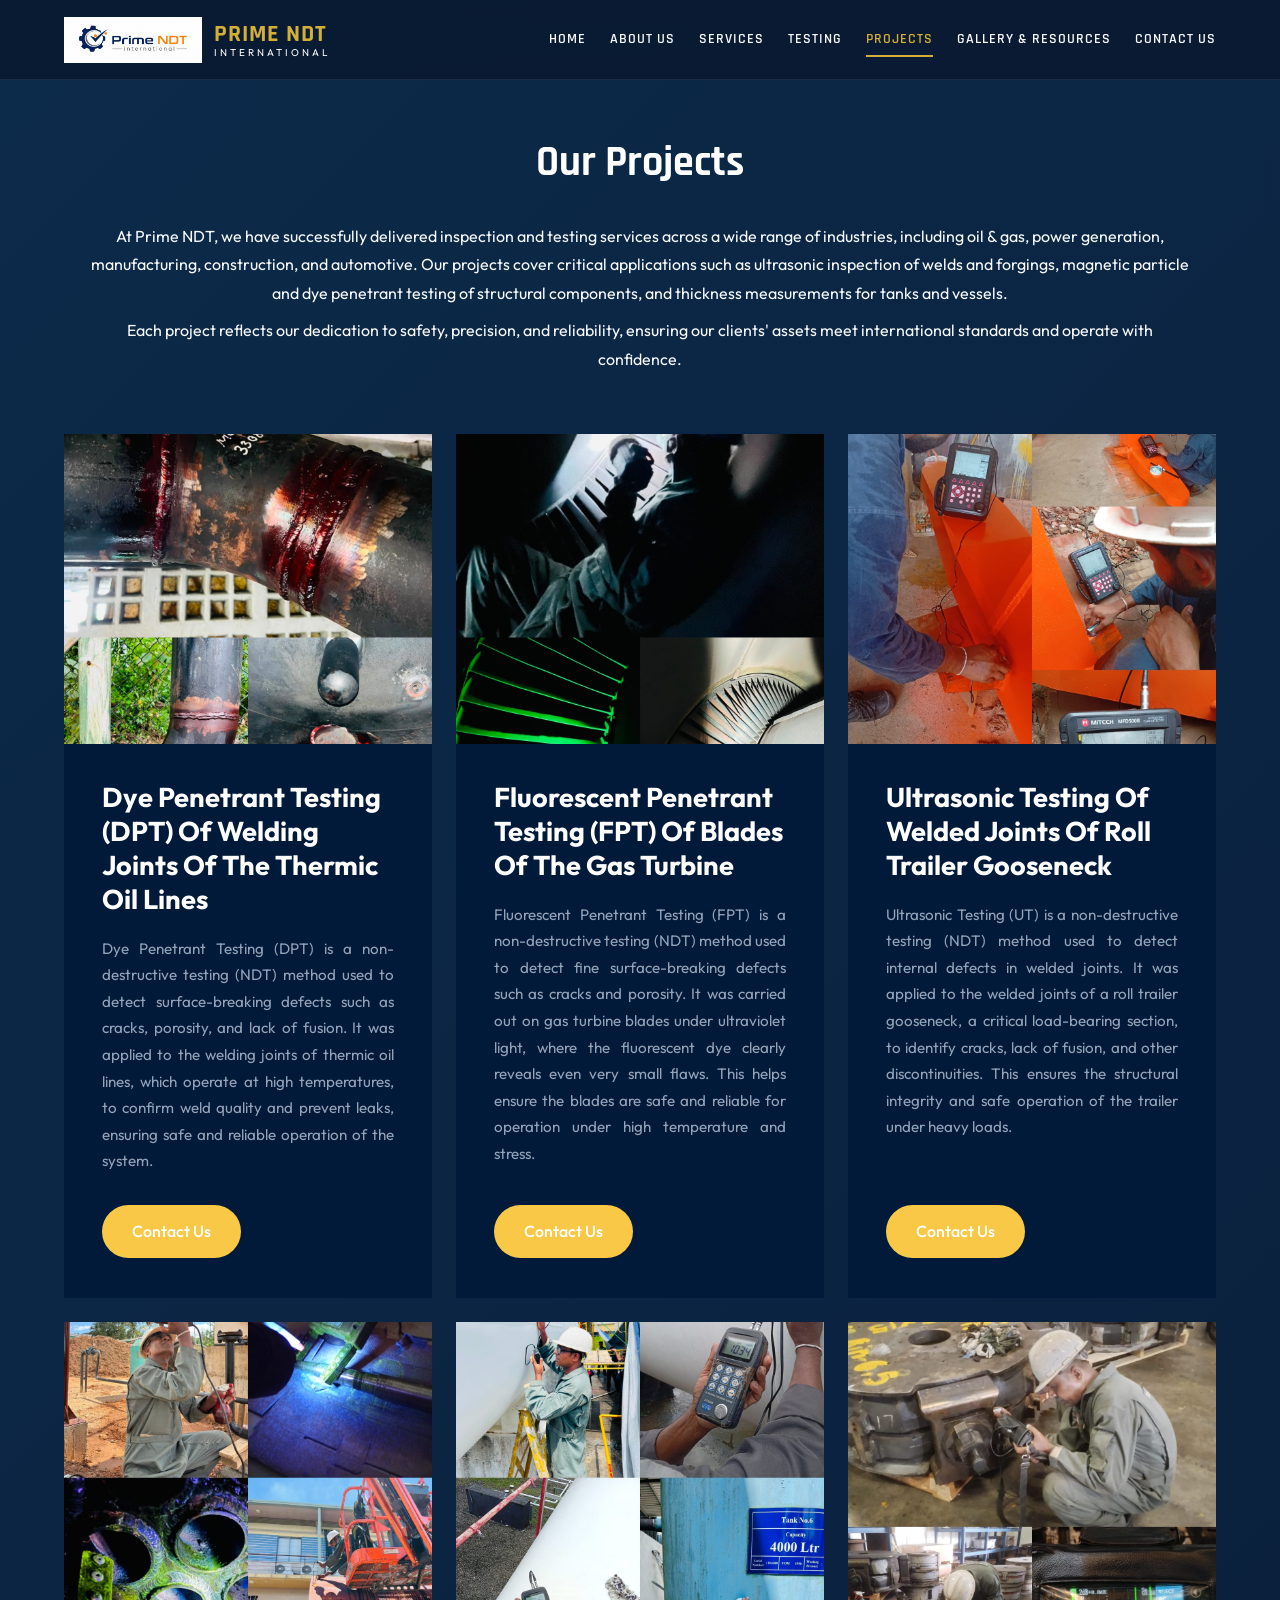
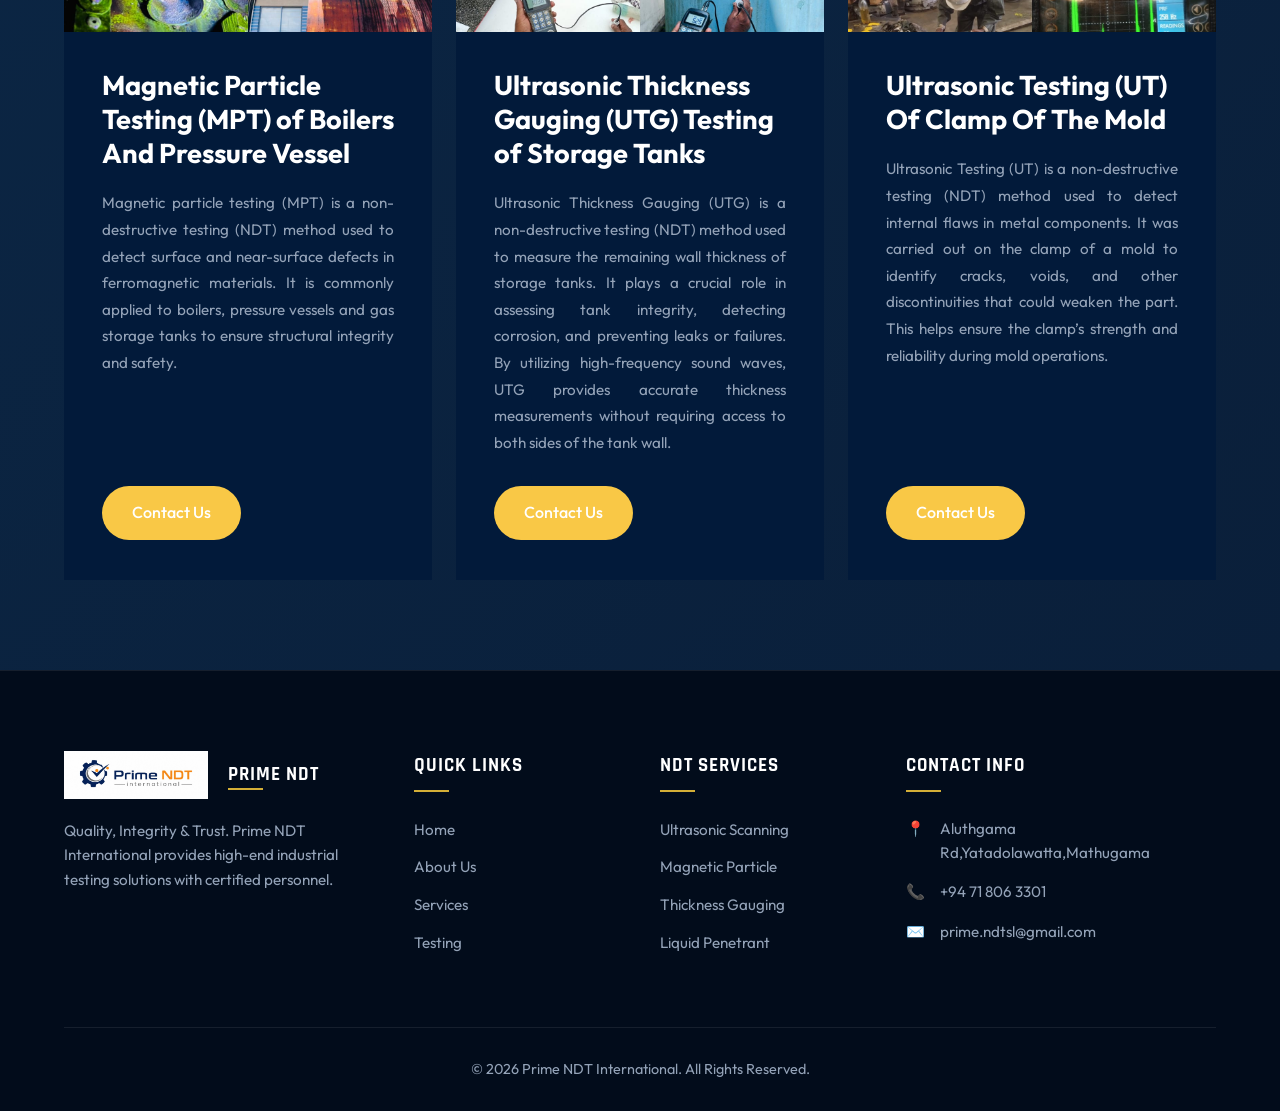
<file: projects.html>
<!DOCTYPE html>
<html lang="en">
<head>
    <meta charset="UTF-8">
    <meta name="viewport" content="width=device-width, initial-scale=1.0">
    <title>NDT Project Portfolio | Inspection Case Studies - Prime NDT International</title>
    <meta name="description" content="Browse Prime NDT International's project portfolio featuring real-world NDT inspection case studies: Dye Penetrant Testing of thermic oil lines, Fluorescent Penetrant Testing of gas turbine blades, Ultrasonic Testing of weld joints, Magnetic Particle Testing of boilers, and Ultrasonic Thickness Gauging of storage tanks.">
    <meta name="keywords" content="NDT projects, dye penetrant testing project, fluorescent penetrant testing turbine blades, ultrasonic testing weld joints, magnetic particle testing boiler, ultrasonic thickness gauging storage tanks, NDT case studies Sri Lanka">
    <meta name="author" content="Prime NDT International">
    <meta name="robots" content="index, follow">
    <link rel="canonical" href="https://www.primendtinternational.lk/projects.html">
    <!-- Open Graph / Facebook -->
    <meta property="og:type" content="website">
    <meta property="og:url" content="https://www.primendtinternational.lk/projects.html">
    <meta property="og:title" content="NDT Project Portfolio | Inspection Case Studies - Prime NDT International">
    <meta property="og:description" content="Real-world NDT inspection projects: Dye Penetrant Testing, Fluorescent Penetrant Testing of turbine blades, Ultrasonic Testing, Magnetic Particle Testing of boilers, and Thickness Gauging of storage tanks.">
    <meta property="og:image" content="https://www.primendtinternational.lk/images/logo.png">
    <meta property="og:site_name" content="Prime NDT International">
    <meta property="og:locale" content="en_US">
    <!-- Twitter Card -->
    <meta name="twitter:card" content="summary_large_image">
    <meta name="twitter:title" content="NDT Project Portfolio | Prime NDT International">
    <meta name="twitter:description" content="Case studies: DPT of thermic oil lines, FPT of turbine blades, UT of weld joints, MPT of boilers &amp; pressure vessels, UTG of storage tanks.">
    <meta name="twitter:image" content="https://www.primendtinternational.lk/images/logo.png">
    <link rel="preconnect" href="https://fonts.googleapis.com">
    <link rel="preconnect" href="https://fonts.gstatic.com" crossorigin>
    <link href="https://fonts.googleapis.com/css2?family=Outfit:wght@300;400;500;600;700&family=Rajdhani:wght@500;600;700&display=swap" rel="stylesheet">
    <link rel="stylesheet" href="style.css">
</head>
<body>

    <nav>
        <div class="container">
            <a href="index.html" class="logo-section">
                <img src="images/logo.png" alt="Prime NDT International Logo">
                <div class="logo-text">
                    <h1>PRIME NDT</h1>
                    <p>INTERNATIONAL</p>
                </div>
            </a>
            <div class="menu">
                <a href="index.html">Home</a>
                <a href="about.html">About Us</a>
                <a href="services.html">Services</a>
                <a href="testing.html">Testing</a>
                <a href="projects.html" class="active">Projects</a>
                <a href="gallery-resources.html">Gallery & Resources</a>
                <a href="contact.html">Contact Us</a>
            </div>
            <button id="menu-btn" class="hamburger" aria-label="Toggle Navigation Menu">
                <span></span><span></span><span></span>
            </button>
        </div>
    </nav>

    <div id="mobile-menu" class="mobile-menu">
        <a href="index.html">Home</a>
        <a href="about.html">About Us</a>
        <a href="services.html">Services</a>
        <a href="testing.html">Testing</a>
        <a href="projects.html" class="active">Projects</a>
        <a href="gallery-resources.html">Gallery & Resources</a>
        <a href="contact.html">Contact Us</a>
    </div>

    <!-- OUR PROJECTS -->
    <section class="projects-section">
        <div class="container">
            <div class="projects-intro reveal">
                <h2>Our Projects</h2>
                <p>
                    At Prime NDT, we have successfully delivered inspection and testing services across a wide range of industries, including oil &amp; gas, power generation, manufacturing, construction, and automotive. Our projects cover critical applications such as ultrasonic inspection of welds and forgings, magnetic particle and dye penetrant testing of structural components, and thickness measurements for tanks and vessels.
                </p>
                <p>
                    Each project reflects our dedication to safety, precision, and reliability, ensuring our clients' assets meet international standards and operate with confidence.
                </p>
            </div>

            <div class="proj-grid">

                <article class="proj-card reveal">
                    <img src="images/project-1.jpg" alt="NDT Inspection of Newly Fabricated Shell Weld">
                    <div class="proj-body">
                        <h3>Dye Penetrant Testing (DPT) Of Welding Joints Of The Thermic Oil Lines</h3>
                        <p>Dye Penetrant Testing (DPT) is a non-destructive testing (NDT) method used to detect surface-breaking defects such as cracks, porosity, and lack of fusion. It was applied to the welding joints of thermic oil lines, which operate at high temperatures, to confirm weld quality and prevent leaks, ensuring safe and reliable operation of the system.</p>
                        <a href="contact.html" class="proj-btn">Contact Us</a>
                    </div>
                </article>

                <article class="proj-card reveal">
                    <img src="images/project-2.jpg" alt="LPT of Gas Turbine Generator Rotor Shaft">
                    <div class="proj-body">
                        <h3>Fluorescent Penetrant Testing (FPT) Of Blades Of The Gas Turbine</h3>
                        <p>Fluorescent Penetrant Testing (FPT) is a non-destructive testing (NDT) method used to detect fine surface-breaking defects such as cracks and porosity. It was carried out on gas turbine blades under ultraviolet light, where the fluorescent dye clearly reveals even very small flaws. This helps ensure the blades are safe and reliable for operation under high temperature and stress.</p>
                        <a href="contact.html" class="proj-btn">Contact Us</a>
                    </div>
                </article>

                <article class="proj-card reveal">
                    <img src="images/project-3.jpg" alt="UT of Disbonding in Tilting Pad Journal and Thrust Bearings">
                    <div class="proj-body">
                        <h3>Ultrasonic Testing Of Welded Joints Of Roll Trailer Gooseneck</h3>
                        <p>Ultrasonic Testing (UT) is a non-destructive testing (NDT) method used to detect internal defects in welded joints. It was applied to the welded joints of a roll trailer gooseneck, a critical load-bearing section, to identify cracks, lack of fusion, and other discontinuities. This ensures the structural integrity and safe operation of the trailer under heavy loads.</p>
                        <a href="contact.html" class="proj-btn">Contact Us</a>
                    </div>
                </article>

                <article class="proj-card reveal">
                    <img src="images/project-4.jpg" alt="MPT for Boilers and Pressure Vessel">
                    <div class="proj-body">
                        <h3>Magnetic Particle Testing (MPT) of Boilers And Pressure Vessel</h3>
                        <p>Magnetic particle testing (MPT) is a non-destructive testing (NDT) method used to detect surface and near-surface defects in ferromagnetic materials. It is commonly applied to boilers, pressure vessels and gas storage tanks to ensure structural integrity and safety.</p>
                        <a href="contact.html" class="proj-btn">Contact Us</a>
                    </div>
                </article>

                <article class="proj-card reveal">
                    <img src="images/project-5.jpg" alt="UTG for Fuel Distribution Pipelines">
                    <div class="proj-body">
                        <h3>Ultrasonic Thickness Gauging (UTG) Testing of Storage Tanks</h3>
                        <p>Ultrasonic Thickness Gauging (UTG) is a non-destructive testing (NDT) method used to measure the remaining wall thickness of storage tanks. It plays a crucial role in assessing tank integrity, detecting corrosion, and preventing leaks or failures. By utilizing high-frequency sound waves, UTG provides accurate thickness measurements without requiring access to both sides of the tank wall.</p>
                        <a href="contact.html" class="proj-btn">Contact Us</a>
                    </div>
                </article>

                <article class="proj-card reveal">
                    <img src="images/project-6.jpg" alt="UT for Detecting Internal Material Inclusions">
                    <div class="proj-body">
                        <h3>Ultrasonic Testing (UT) Of Clamp Of The Mold</h3>
                        <p>Ultrasonic Testing (UT) is a non-destructive testing (NDT) method used to detect internal flaws in metal components. It was carried out on the clamp of a mold to identify cracks, voids, and other discontinuities that could weaken the part. This helps ensure the clamp’s strength and reliability during mold operations.</p>
                        <a href="contact.html" class="proj-btn">Contact Us</a>
                    </div>
                </article>

            </div>
        </div>
    </section>

    <footer>
        <div class="container">
            <div class="footer-grid">
                <div class="footer-col footer-about">
                    <div class="logo">
                        <img src="images/logo.png" alt="Prime NDT Logo">
                        <h3 style="margin-bottom:0; padding-bottom:0; display:inline-block; border:none; vertical-align:middle; margin-left:10px;">PRIME NDT</h3>
                    </div>
                    <p>Quality, Integrity & Trust. Prime NDT International provides high-end industrial testing solutions with certified personnel.</p>
                </div>
                <div class="footer-col">
                    <h3>Quick Links</h3>
                    <ul class="footer-links">
                        <li><a href="index.html">Home</a></li>
                        <li><a href="about.html">About Us</a></li>
                        <li><a href="services.html">Services</a></li>
                        <li><a href="testing.html">Testing</a></li>
                    </ul>
                </div>
                <div class="footer-col">
                    <h3>NDT Services</h3>
                    <ul class="footer-links">
                        <li><a href="services.html">Ultrasonic Scanning</a></li>
                        <li><a href="services.html">Magnetic Particle</a></li>
                        <li><a href="services.html">Thickness Gauging</a></li>
                        <li><a href="services.html">Liquid Penetrant</a></li>
                    </ul>
                </div>
                <div class="footer-col">
                    <h3>Contact Info</h3>
                    <ul class="footer-contact">
                        <li><span>📍</span> Aluthgama Rd,Yatadolawatta,Mathugama</li>
                        <li><span>📞</span> <a href="tel:+94718063301">+94 71 806 3301</a></li>
                        <li><span>✉️</span> prime.ndtsl@gmail.com</li>
                    </ul>
                </div>
            </div>
            <div class="footer-bottom">
                <p>&copy; 2026 Prime NDT International. All Rights Reserved.</p>
            </div>
        </div>
    </footer>

    <script src="script.js"></script>
</body>
</html>
</file>
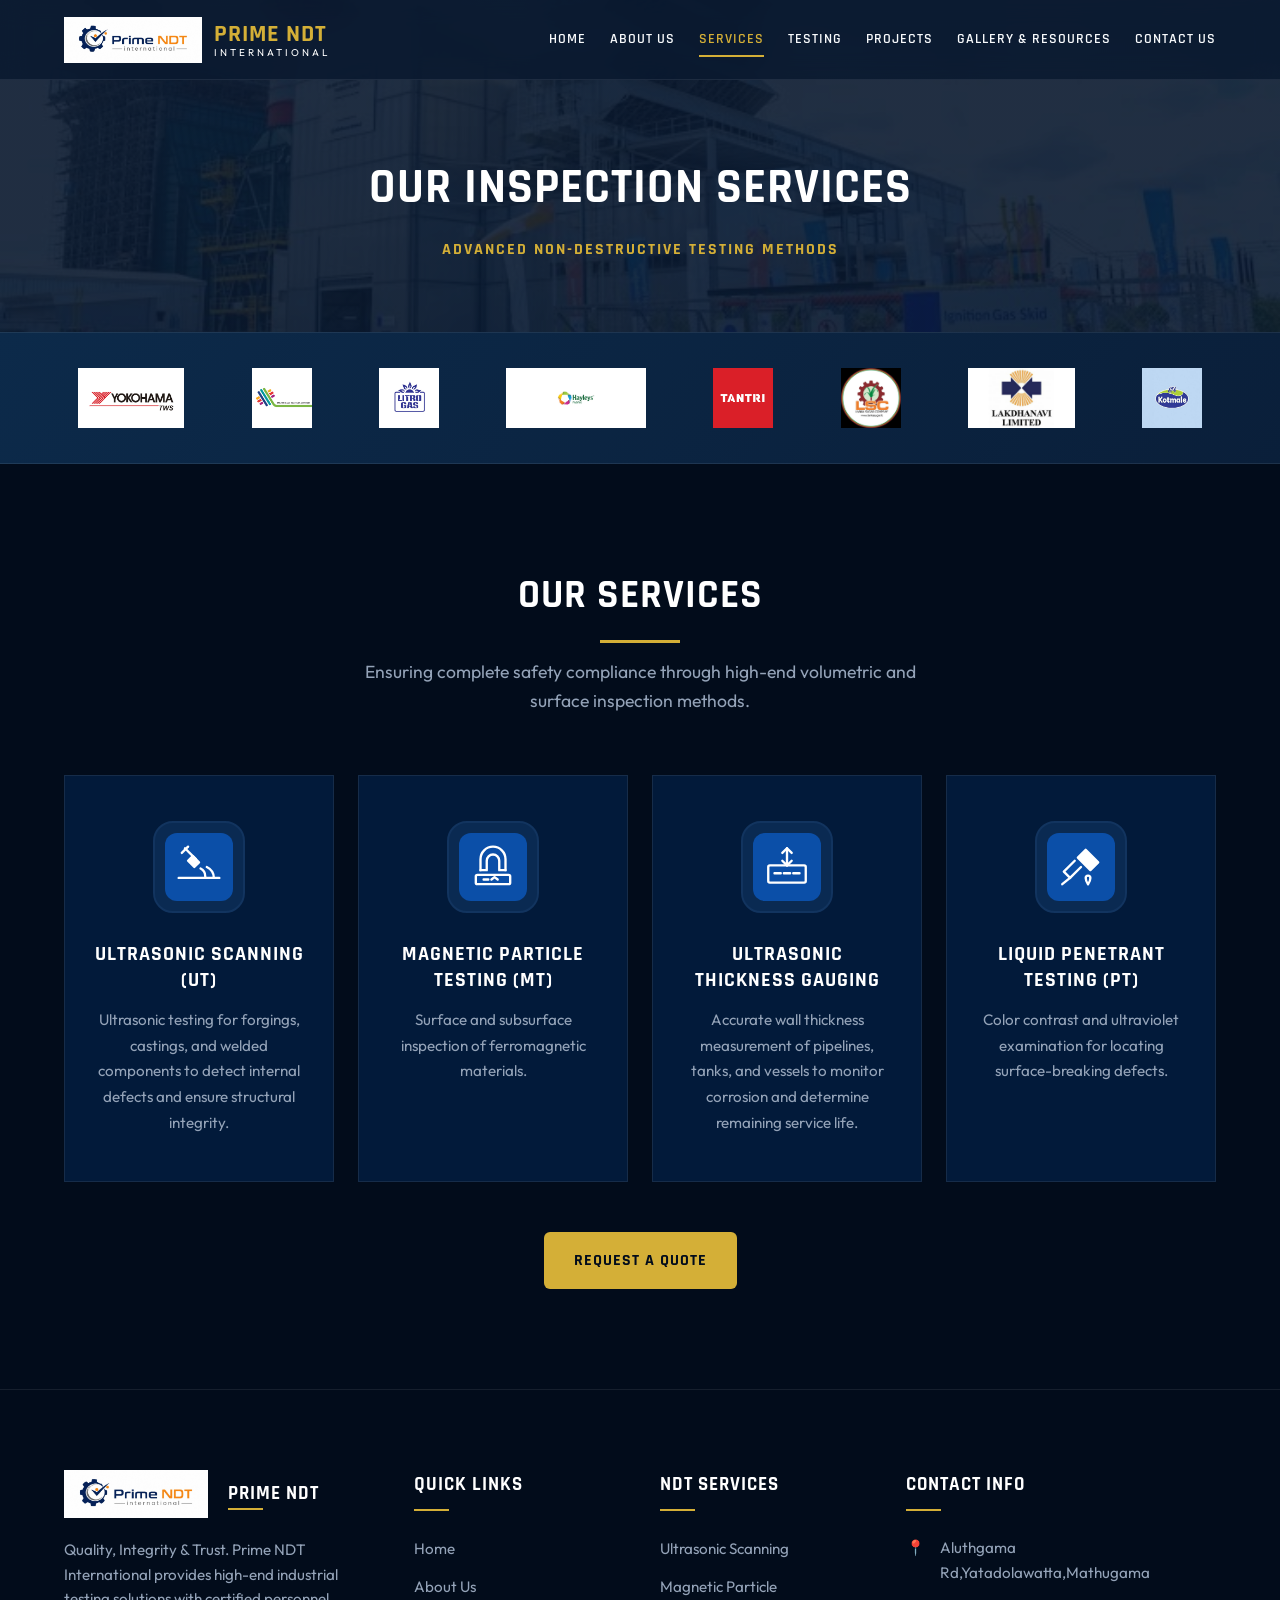
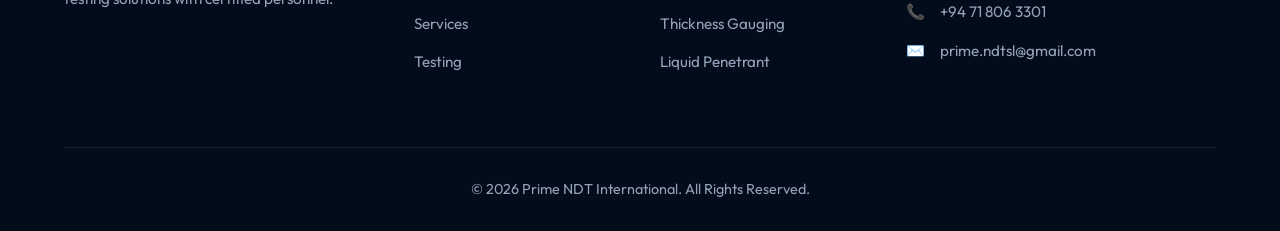
<file: services.html>
<!DOCTYPE html>
<html lang="en">
<head>
    <meta charset="UTF-8">
    <meta name="viewport" content="width=device-width, initial-scale=1.0">
    <title>NDT Inspection Services | Ultrasonic, Magnetic Particle, Penetrant Testing - Prime NDT</title>
    <meta name="description" content="Prime NDT International offers professional NDT inspection services including Ultrasonic Scanning (UT), Magnetic Particle Testing (MT), Ultrasonic Thickness Gauging, and Liquid Penetrant Testing (PT) for industrial components, welds, pipelines, and pressure vessels.">
    <meta name="keywords" content="ultrasonic testing services, magnetic particle testing, liquid penetrant testing, ultrasonic thickness gauging, NDT inspection services, weld inspection services, pipeline inspection, pressure vessel inspection, industrial testing Sri Lanka">
    <meta name="author" content="Prime NDT International">
    <meta name="robots" content="index, follow">
    <link rel="canonical" href="https://www.primendtinternational.lk/services.html">
    <!-- Open Graph / Facebook -->
    <meta property="og:type" content="website">
    <meta property="og:url" content="https://www.primendtinternational.lk/services.html">
    <meta property="og:title" content="NDT Inspection Services | Ultrasonic, Magnetic Particle, Penetrant Testing - Prime NDT">
    <meta property="og:description" content="Comprehensive NDT inspection services: Ultrasonic Scanning, Magnetic Particle Testing, Thickness Gauging, and Liquid Penetrant Testing for all industrial sectors.">
    <meta property="og:image" content="https://www.primendtinternational.lk/images/logo.png">
    <meta property="og:site_name" content="Prime NDT International">
    <meta property="og:locale" content="en_US">
    <!-- Twitter Card -->
    <meta name="twitter:card" content="summary_large_image">
    <meta name="twitter:title" content="NDT Inspection Services | Prime NDT International">
    <meta name="twitter:description" content="Professional NDT services including Ultrasonic Scanning, Magnetic Particle Testing, Thickness Gauging &amp; Liquid Penetrant Testing for industrial components.">
    <meta name="twitter:image" content="https://www.primendtinternational.lk/images/logo.png">
    <link rel="preconnect" href="https://fonts.googleapis.com">
    <link rel="preconnect" href="https://fonts.gstatic.com" crossorigin>
    <link href="https://fonts.googleapis.com/css2?family=Outfit:wght@300;400;500;600;700&family=Rajdhani:wght@500;600;700&display=swap" rel="stylesheet">
    <link rel="stylesheet" href="style.css">
</head>
<body>

    <nav>
        <div class="container">
            <a href="index.html" class="logo-section">
                <img src="images/logo.png" alt="Prime NDT International Logo">
                <div class="logo-text">
                    <h1>PRIME NDT</h1>
                    <p>INTERNATIONAL</p>
                </div>
            </a>
            <div class="menu">
                <a href="index.html">Home</a>
                <a href="about.html">About Us</a>
                <a href="services.html" class="active">Services</a>
                <a href="testing.html">Testing</a>
                <a href="projects.html">Projects</a>
                <a href="gallery-resources.html">Gallery & Resources</a>
                <a href="contact.html">Contact Us</a>
            </div>
            <button id="menu-btn" class="hamburger" aria-label="Toggle Navigation Menu">
                <span></span><span></span><span></span>
            </button>
        </div>
    </nav>

    <div id="mobile-menu" class="mobile-menu">
        <a href="index.html">Home</a>
        <a href="about.html">About Us</a>
        <a href="services.html" class="active">Services</a>
        <a href="testing.html">Testing</a>
        <a href="projects.html">Projects</a>
        <a href="gallery-resources.html">Gallery & Resources</a>
        <a href="contact.html">Contact Us</a>
    </div>

    <header class="section-padding" style="background: linear-gradient(rgba(10, 25, 47, 0.9), rgba(10, 25, 47, 0.9)), url('images/industrial-bg.png') center/cover; padding-top: 150px; padding-bottom: 70px; text-align: center;">
        <div class="container">
            <h1 style="font-size: 3rem; margin-bottom: 10px;" class="reveal">Our Inspection Services</h1>
            <p style="color: var(--accent-gold); font-family: 'Rajdhani', sans-serif; font-weight: 700; letter-spacing: 2px; text-transform: uppercase;" class="reveal">Advanced Non-Destructive Testing Methods</p>
        </div>
    </header>

    <!-- CLIENT LOGOS -->
    <section class="client-strip">
        <div class="container">
            <div class="client-logos">
                <div class="client-logo"><img src="images/clients/yokohama.png" alt="Yokohama" onerror="this.style.display='none';this.nextElementSibling.style.display='block'"><span>YOKOHAMA</span></div>
                <div class="client-logo"><img src="images/clients/south.png" alt="South Asia (Pvt) Ltd" onerror="this.style.display='none';this.nextElementSibling.style.display='block'"><span>South Asia (PVT) LTD</span></div>
                <div class="client-logo"><img src="images/clients/litro.png" alt="Litro Gas" onerror="this.style.display='none';this.nextElementSibling.style.display='block'"><span>LITRO GAS</span></div>
                <div class="client-logo"><img src="images/clients/hayleys.png" alt="Hayleys PLC" onerror="this.style.display='none';this.nextElementSibling.style.display='block'"><span>HAYLEYS PLC</span></div>
                <div class="client-logo"><img src="images/clients/tantri.png" alt="Tantri Trailer" onerror="this.style.display='none';this.nextElementSibling.style.display='block'"><span>Tantri Trailer</span></div>
                <div class="client-logo"><img src="images/clients/Lsc.png" alt="LSC" onerror="this.style.display='none';this.nextElementSibling.style.display='block'"><span>LSC</span></div>
                <div class="client-logo"><img src="images/clients/Lakdhanavi-Limited.png" alt="Lakdhanavi-Limited" onerror="this.style.display='none';this.nextElementSibling.style.display='block'"><span>Lakdhanavi-Limited</span></div>
                <div class="client-logo"><img src="images/clients/kothmale.png" alt="Kothmale" onerror="this.style.display='none';this.nextElementSibling.style.display='block'"><span>Kothmale</span></div>
            </div>
        </div>
    </section>

    <!-- SERVICES -->
    <section class="section-padding">
        <div class="container">
            <div class="section-header reveal">
                <h2>Our Services</h2>
                <p>Ensuring complete safety compliance through high-end volumetric and surface inspection methods.</p>
            </div>

            <div class="grid-4 svc-grid">
                <!-- UT -->
                <div class="svc-card reveal">
                    <div class="svc-icon-box">
                        <svg viewBox="0 0 64 64" fill="none" stroke="#fff" stroke-width="3" stroke-linecap="round" stroke-linejoin="round"><path d="M14 8l14 14"/><path d="M10 14l8-8"/><path d="M24 18l8 8-6 6-8-8z" fill="#fff"/><path d="M6 46h52"/><path d="M34 34c4 2 6 6 6 10M42 32c6 3 9 8 9 14"/></svg>
                    </div>
                    <h3>Ultrasonic Scanning (UT)</h3>
                    <p>Ultrasonic testing for forgings, castings, and welded components to detect internal defects and ensure structural integrity.</p>
                </div>

                <!-- MT -->
                <div class="svc-card reveal">
                    <div class="svc-icon-box">
                        <svg viewBox="0 0 64 64" fill="none" stroke="#fff" stroke-width="3" stroke-linecap="round" stroke-linejoin="round"><path d="M16 36V22a16 16 0 0 1 32 0v14"/><path d="M16 36h8v-12a8 8 0 0 1 16 0v12h8"/><rect x="10" y="42" width="44" height="12" rx="2"/><path d="M20 48h6M30 48l4-3 4 3"/></svg>
                    </div>
                    <h3>Magnetic Particle Testing (MT)</h3>
                    <p>Surface and subsurface inspection of ferromagnetic materials.</p>
                </div>

                <!-- UTG -->
                <div class="svc-card reveal">
                    <div class="svc-icon-box">
                        <svg viewBox="0 0 64 64" fill="none" stroke="#fff" stroke-width="3" stroke-linecap="round" stroke-linejoin="round"><rect x="8" y="30" width="48" height="22" rx="2"/><path d="M32 8v22"/><path d="M26 14l6-6 6 6"/><path d="M26 24l6 6 6-6"/><path d="M16 40h8M28 40h8M40 40h8"/></svg>
                    </div>
                    <h3>Ultrasonic Thickness Gauging</h3>
                    <p>Accurate wall thickness measurement of pipelines, tanks, and vessels to monitor corrosion and determine remaining service life.</p>
                </div>

                <!-- PT -->
                <div class="svc-card reveal">
                    <div class="svc-icon-box">
                        <svg viewBox="0 0 64 64" fill="none" stroke="#fff" stroke-width="3" stroke-linecap="round" stroke-linejoin="round"><path d="M38 10l16 16-10 10-16-16z" fill="#fff"/><path d="M24 24L10 38l8 8 14-14"/><path d="M8 54l10-8"/><path d="M44 46c0 4-3 8-3 8s-3-4-3-8a3 3 0 0 1 6 0z"/></svg>
                    </div>
                    <h3>Liquid Penetrant Testing (PT)</h3>
                    <p>Color contrast and ultraviolet examination for locating surface-breaking defects.</p>
                </div>
            </div>

            <div style="text-align: center; margin-top: 50px;" class="reveal">
                <a href="contact.html" class="btn btn-primary">Request A Quote</a>
            </div>
        </div>
    </section>

    <footer>
        <div class="container">
            <div class="footer-grid">
                <div class="footer-col footer-about">
                    <div class="logo">
                        <img src="images/logo.png" alt="Prime NDT Logo">
                        <h3 style="margin-bottom:0; padding-bottom:0; display:inline-block; border:none; vertical-align:middle; margin-left:10px;">PRIME NDT</h3>
                    </div>
                    <p>Quality, Integrity & Trust. Prime NDT International provides high-end industrial testing solutions with certified personnel.</p>
                </div>
                <div class="footer-col">
                    <h3>Quick Links</h3>
                    <ul class="footer-links">
                        <li><a href="index.html">Home</a></li>
                        <li><a href="about.html">About Us</a></li>
                        <li><a href="services.html">Services</a></li>
                        <li><a href="testing.html">Testing</a></li>
                    </ul>
                </div>
                <div class="footer-col">
                    <h3>NDT Services</h3>
                    <ul class="footer-links">
                        <li><a href="services.html">Ultrasonic Scanning</a></li>
                        <li><a href="services.html">Magnetic Particle</a></li>
                        <li><a href="services.html">Thickness Gauging</a></li>
                        <li><a href="services.html">Liquid Penetrant</a></li>
                    </ul>
                </div>
                <div class="footer-col">
                    <h3>Contact Info</h3>
                    <ul class="footer-contact">
                        <li><span>📍</span> Aluthgama Rd,Yatadolawatta,Mathugama</li>
                        <li><span>📞</span> <a href="tel:+94718063301">+94 71 806 3301</a></li>
                        <li><span>✉️</span> prime.ndtsl@gmail.com</li>
                    </ul>
                </div>
            </div>
            <div class="footer-bottom">
                <p>&copy; 2026 Prime NDT International. All Rights Reserved.</p>
            </div>
        </div>
    </footer>

    <!-- (No WhatsApp / scroll-top icons on this page) -->
    <script src="script.js"></script>
</body>
</html>
</file>
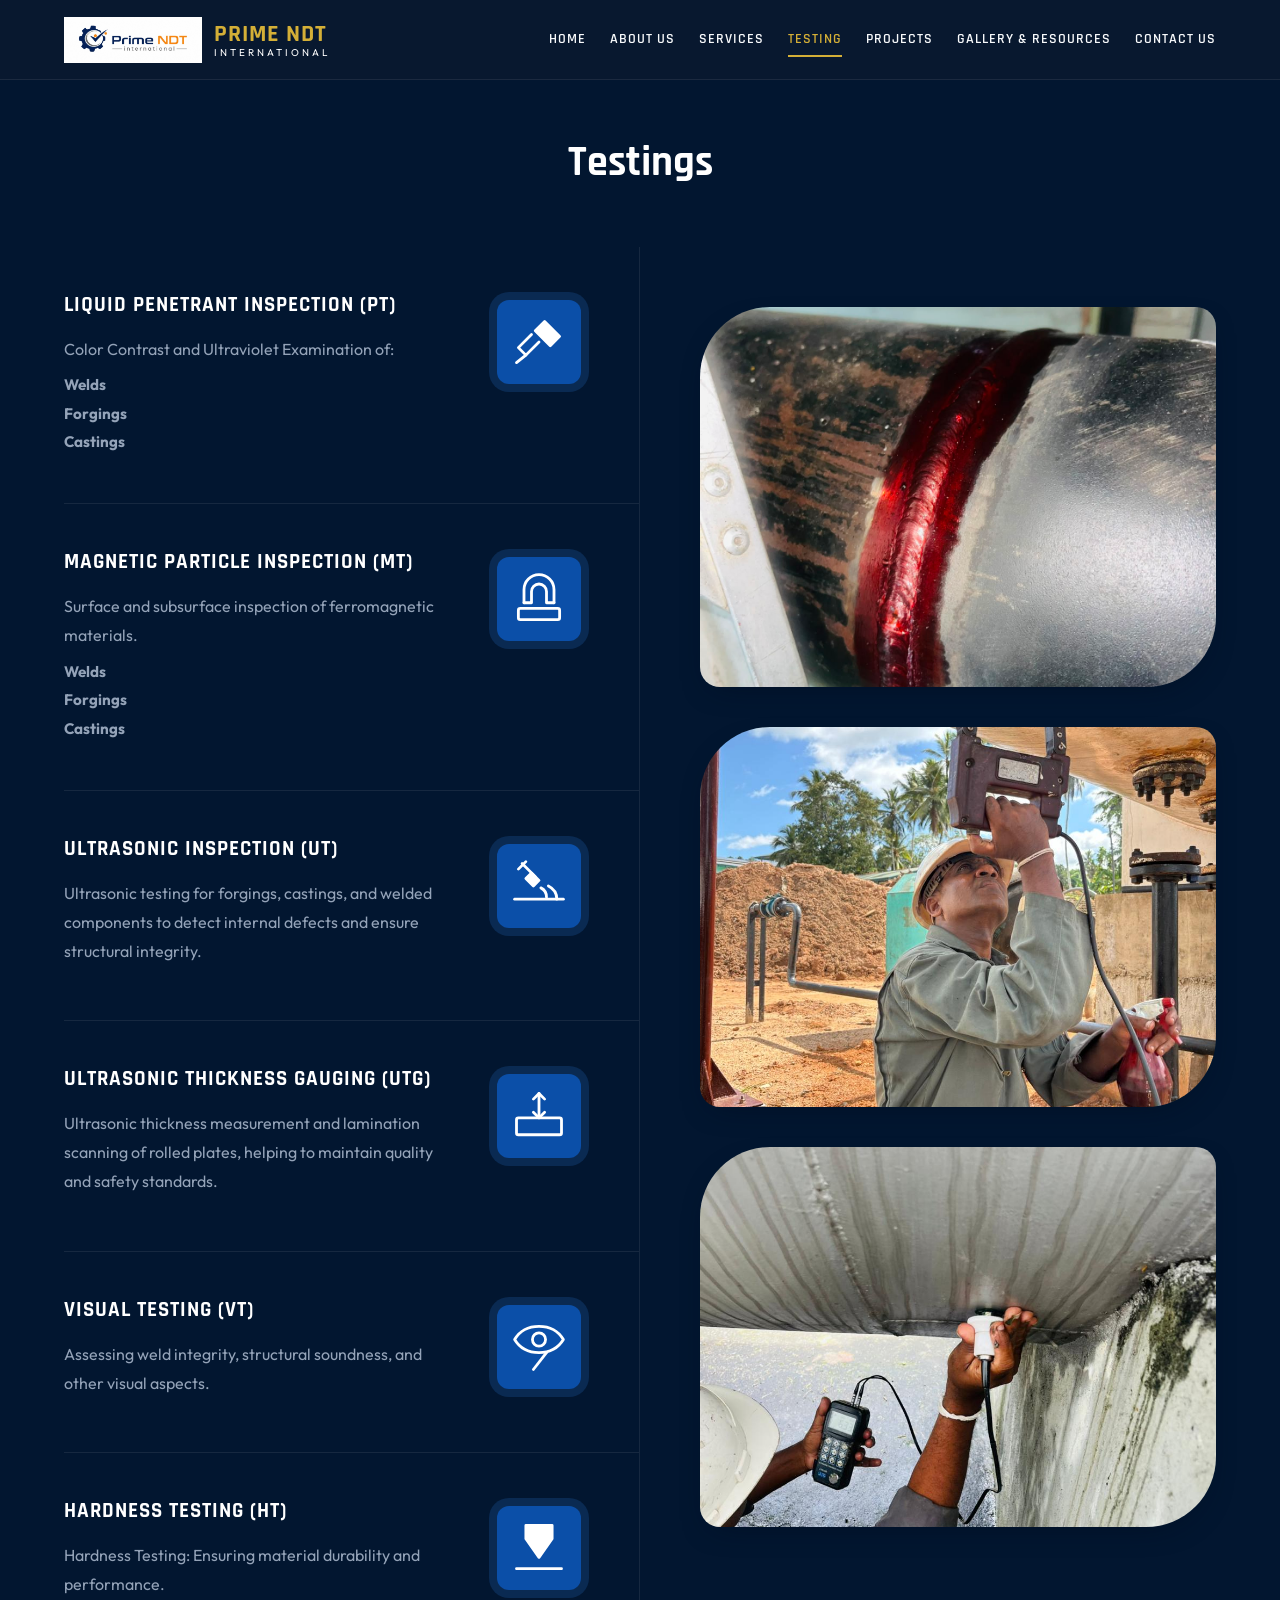
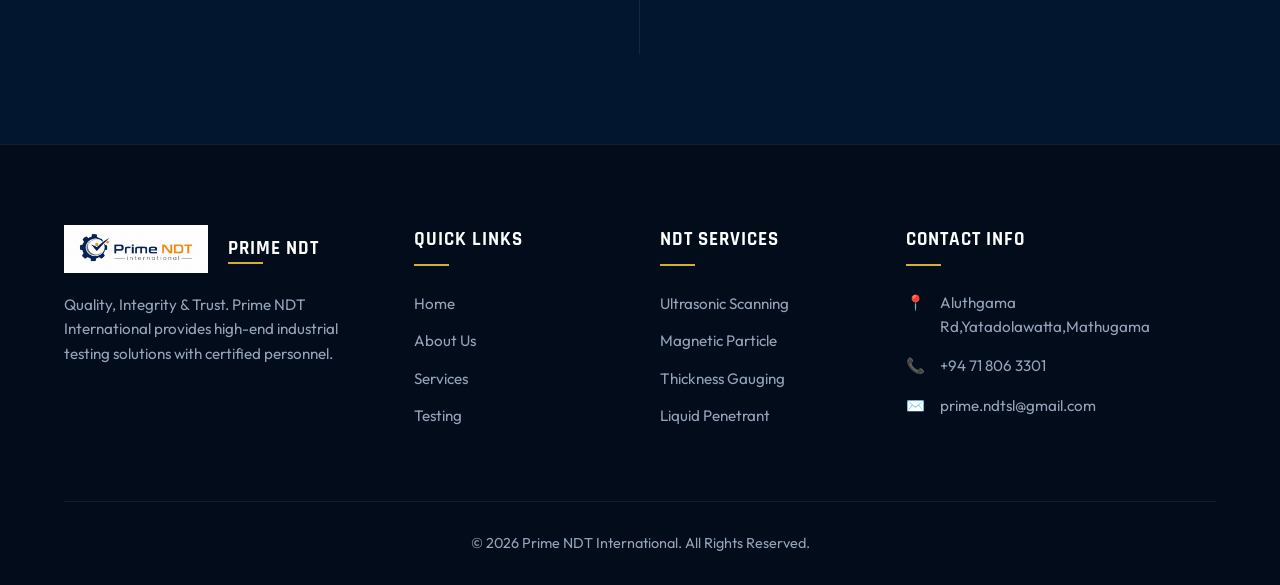
<file: testing.html>
<!DOCTYPE html>
<html lang="en">
<head>
    <meta charset="UTF-8">
    <meta name="viewport" content="width=device-width, initial-scale=1.0">
    <title>NDT Testing Methods | PT, MT, UT, UTG, VT, Hardness Testing - Prime NDT International</title>
    <meta name="description" content="Explore Prime NDT International's full range of non-destructive testing methods: Liquid Penetrant Inspection (PT), Magnetic Particle Inspection (MT), Ultrasonic Inspection (UT), Ultrasonic Thickness Gauging (UTG), Visual Testing (VT), and Hardness Testing for welds, forgings, and castings.">
    <meta name="keywords" content="liquid penetrant inspection, magnetic particle inspection, ultrasonic inspection, ultrasonic thickness gauging, visual testing, hardness testing, NDT testing methods, weld testing, forging inspection, casting inspection">
    <meta name="author" content="Prime NDT International">
    <meta name="robots" content="index, follow">
    <link rel="canonical" href="https://www.primendtinternational.lk/testing.html">
    <!-- Open Graph / Facebook -->
    <meta property="og:type" content="website">
    <meta property="og:url" content="https://www.primendtinternational.lk/testing.html">
    <meta property="og:title" content="NDT Testing Methods | PT, MT, UT, UTG, VT, Hardness Testing - Prime NDT International">
    <meta property="og:description" content="Full range of non-destructive testing methods: Liquid Penetrant, Magnetic Particle, Ultrasonic, Thickness Gauging, Visual Testing, and Hardness Testing for all industrial components.">
    <meta property="og:image" content="https://www.primendtinternational.lk/images/logo.png">
    <meta property="og:site_name" content="Prime NDT International">
    <meta property="og:locale" content="en_US">
    <!-- Twitter Card -->
    <meta name="twitter:card" content="summary_large_image">
    <meta name="twitter:title" content="NDT Testing Methods | Prime NDT International">
    <meta name="twitter:description" content="Liquid Penetrant (PT), Magnetic Particle (MT), Ultrasonic (UT), Thickness Gauging (UTG), Visual Testing (VT) &amp; Hardness Testing for welds, forgings and castings.">
    <meta name="twitter:image" content="https://www.primendtinternational.lk/images/logo.png">
    <link rel="preconnect" href="https://fonts.googleapis.com">
    <link rel="preconnect" href="https://fonts.gstatic.com" crossorigin>
    <link href="https://fonts.googleapis.com/css2?family=Outfit:wght@300;400;500;600;700&family=Rajdhani:wght@500;600;700&display=swap" rel="stylesheet">
    <link rel="stylesheet" href="style.css">
</head>
<body>

    <nav>
        <div class="container">
            <a href="index.html" class="logo-section">
                <img src="images/logo.png" alt="Prime NDT International Logo">
                <div class="logo-text">
                    <h1>PRIME NDT</h1>
                    <p>INTERNATIONAL</p>
                </div>
            </a>
            <div class="menu">
                <a href="index.html">Home</a>
                <a href="about.html">About Us</a>
                <a href="services.html">Services</a>
                <a href="testing.html" class="active">Testing</a>
                <a href="projects.html">Projects</a>
                <a href="gallery-resources.html">Gallery & Resources</a>
                <a href="contact.html">Contact Us</a>
            </div>
            <button id="menu-btn" class="hamburger" aria-label="Toggle Navigation Menu">
                <span></span><span></span><span></span>
            </button>
        </div>
    </nav>

    <div id="mobile-menu" class="mobile-menu">
        <a href="index.html">Home</a>
        <a href="about.html">About Us</a>
        <a href="services.html">Services</a>
        <a href="testing.html" class="active">Testing</a>
        <a href="projects.html">Projects</a>
        <a href="gallery-resources.html">Gallery & Resources</a>
        <a href="contact.html">Contact Us</a>
    </div>

    <!-- TESTINGS -->
    <section class="testing-section">
        <div class="container">
            <h2 class="testing-title reveal">Testings</h2>

            <div class="testing-wrap">
                <!-- LEFT: test list -->
                <div class="test-list">

                    <div class="test-item reveal">
                        <div class="test-text">
                            <h3>Liquid Penetrant Inspection (PT)</h3>
                            <p>Color Contrast and Ultraviolet Examination of:</p>
                            <ul><li>Welds</li><li>Forgings</li><li>Castings</li></ul>
                        </div>
                        <div class="test-icon">
                            <svg viewBox="0 0 64 64" fill="none" stroke="#fff" stroke-width="3" stroke-linecap="round" stroke-linejoin="round"><path d="M38 10l16 16-10 10-16-16z" fill="#fff"/><path d="M24 24L10 38l8 8 14-14"/><path d="M8 54l10-8"/></svg>
                        </div>
                    </div>

                    <div class="test-item reveal">
                        <div class="test-text">
                            <h3>Magnetic Particle Inspection (MT)</h3>
                            <p>Surface and subsurface inspection of ferromagnetic materials.</p>
                            <ul><li>Welds</li><li>Forgings</li><li>Castings</li></ul>
                        </div>
                        <div class="test-icon">
                            <svg viewBox="0 0 64 64" fill="none" stroke="#fff" stroke-width="3" stroke-linecap="round" stroke-linejoin="round"><path d="M16 36V22a16 16 0 0 1 32 0v14"/><path d="M16 36h8v-12a8 8 0 0 1 16 0v12h8"/><rect x="10" y="42" width="44" height="12" rx="2"/></svg>
                        </div>
                    </div>

                    <div class="test-item reveal">
                        <div class="test-text">
                            <h3>Ultrasonic Inspection (UT)</h3>
                            <p>Ultrasonic testing for forgings, castings, and welded components to detect internal defects and ensure structural integrity.</p>
                        </div>
                        <div class="test-icon">
                            <svg viewBox="0 0 64 64" fill="none" stroke="#fff" stroke-width="3" stroke-linecap="round" stroke-linejoin="round"><path d="M14 8l14 14"/><path d="M10 14l8-8"/><path d="M24 18l8 8-6 6-8-8z" fill="#fff"/><path d="M6 46h52"/><path d="M34 34c4 2 6 6 6 10M42 32c6 3 9 8 9 14"/></svg>
                        </div>
                    </div>

                    <div class="test-item reveal">
                        <div class="test-text">
                            <h3>Ultrasonic Thickness Gauging (UTG)</h3>
                            <p>Ultrasonic thickness measurement and lamination scanning of rolled plates, helping to maintain quality and safety standards.</p>
                        </div>
                        <div class="test-icon">
                            <svg viewBox="0 0 64 64" fill="none" stroke="#fff" stroke-width="3" stroke-linecap="round" stroke-linejoin="round"><rect x="8" y="34" width="48" height="18" rx="2"/><path d="M32 8v26"/><path d="M26 14l6-6 6 6"/><path d="M26 28l6 6 6-6"/></svg>
                        </div>
                    </div>

                    <div class="test-item reveal">
                        <div class="test-text">
                            <h3>Visual Testing (VT)</h3>
                            <p>Assessing weld integrity, structural soundness, and other visual aspects.</p>
                        </div>
                        <div class="test-icon">
                            <svg viewBox="0 0 64 64" fill="none" stroke="#fff" stroke-width="3" stroke-linecap="round" stroke-linejoin="round"><path d="M6 24c6-10 14-14 26-14s20 4 26 14c-6 10-14 14-26 14S12 34 6 24z"/><circle cx="32" cy="24" r="7"/><path d="M26 56l14-18"/></svg>
                        </div>
                    </div>

                    <div class="test-item reveal">
                        <div class="test-text">
                            <h3>Hardness Testing (HT)</h3>
                            <p>Hardness Testing: Ensuring material durability and performance.</p>
                        </div>
                        <div class="test-icon">
                            <svg viewBox="0 0 64 64" fill="none" stroke="#fff" stroke-width="3" stroke-linecap="round" stroke-linejoin="round"><path d="M18 8h28v14L32 42 18 22z" fill="#fff"/><path d="M8 54h48"/></svg>
                        </div>
                    </div>

                </div>

                <!-- RIGHT: images -->
                <div class="test-images">
                    <img class="reveal" src="images/testing-pt.jpg" alt="Liquid Penetrant Inspection">
                    <img class="reveal" src="images/testing-ut.jpg" alt="Ultrasonic Inspection">
                    <img class="reveal" src="images/testing-vt.jpg" alt="Visual Testing">
                </div>
            </div>
        </div>
    </section>

    <footer>
        <div class="container">
            <div class="footer-grid">
                <div class="footer-col footer-about">
                    <div class="logo">
                        <img src="images/logo.png" alt="Prime NDT Logo">
                        <h3 style="margin-bottom:0; padding-bottom:0; display:inline-block; border:none; vertical-align:middle; margin-left:10px;">PRIME NDT</h3>
                    </div>
                    <p>Quality, Integrity & Trust. Prime NDT International provides high-end industrial testing solutions with certified personnel.</p>
                </div>
                <div class="footer-col">
                    <h3>Quick Links</h3>
                    <ul class="footer-links">
                        <li><a href="index.html">Home</a></li>
                        <li><a href="about.html">About Us</a></li>
                        <li><a href="services.html">Services</a></li>
                        <li><a href="testing.html">Testing</a></li>
                    </ul>
                </div>
                <div class="footer-col">
                    <h3>NDT Services</h3>
                    <ul class="footer-links">
                        <li><a href="services.html">Ultrasonic Scanning</a></li>
                        <li><a href="services.html">Magnetic Particle</a></li>
                        <li><a href="services.html">Thickness Gauging</a></li>
                        <li><a href="services.html">Liquid Penetrant</a></li>
                    </ul>
                </div>
                <div class="footer-col">
                    <h3>Contact Info</h3>
                    <ul class="footer-contact">
                        <li><span>📍</span> Aluthgama Rd,Yatadolawatta,Mathugama</li>
                        <li><span>📞</span> <a href="tel:+94718063301">+94 71 806 3301</a></li>
                        <li><span>✉️</span> prime.ndtsl@gmail.com</li>
                    </ul>
                </div>
            </div>
            <div class="footer-bottom">
                <p>&copy; 2026 Prime NDT International. All Rights Reserved.</p>
            </div>
        </div>
    </footer>

    <script src="script.js"></script>
</body>
</html>
</file>
<file: style.css>
/* IMPORT GOOGLE FONTS */
@import url('https://fonts.googleapis.com/css2?family=Poppins:wght@300;400;500;600;700;800&display=swap');
/* DESIGN TOKENS (VARIABLES) */
:root {
    --primary-navy: #0a192f;
    --secondary-navy: #172a45;
    --dark-blue: #020c1b;
    --accent-gold: #d4af37;
    --accent-gold-hover: #f3c63f;
    --accent-gold-rgb: 212, 175, 55;
    --text-light: #f8fafc;
    --text-gray: #94a3b8;
    --white: #ffffff;
    --success-green: #25D366;
    
    /* UI Styling */
    --glass-bg: rgba(10, 25, 47, 0.85);
    --glass-border: rgba(255, 255, 255, 0.08);
    --card-shadow: 0 10px 30px -15px rgba(2, 12, 27, 0.7);
    --transition-smooth: all 0.4s cubic-bezier(0.16, 1, 0.3, 1);
    
    /* Layout */
    --max-width: 1200px;
    --header-height: 80px;
}

/* BASE RESETS */
* {
    margin: 0;
    padding: 0;
    box-sizing: border-box;
    font-family: 'Outfit', sans-serif;
}

html {
    scroll-behavior: smooth;
    background-color: var(--dark-blue);
    color: var(--text-light);
}

body {
    overflow-x: hidden;
    line-height: 1.6;
    font-size: 16px;
    background-color: var(--dark-blue);
}

/* TYPOGRAPHY */
h1, h2, h3, h4, h5, h6 {
    font-family: 'Rajdhani', sans-serif;
    font-weight: 700;
    text-transform: uppercase;
    letter-spacing: 1px;
    color: var(--white);
}

a {
    text-decoration: none;
    color: inherit;
    transition: var(--transition-smooth);
}

ul {
    list-style: none;
}

img {
    max-width: 100%;
    height: auto;
    display: block;
}

/* SCROLLBAR */
::-webkit-scrollbar {
    width: 10px;
}
::-webkit-scrollbar-track {
    background: var(--dark-blue);
}
::-webkit-scrollbar-thumb {
    background: var(--secondary-navy);
    border-radius: 5px;
    border: 2px solid var(--dark-blue);
}
::-webkit-scrollbar-thumb:hover {
    background: var(--accent-gold);
}

/* LAYOUT UTILITIES */
.container {
    width: 100%;
    max-width: var(--max-width);
    margin: 0 auto;
    padding: 0 24px;
}

.section-padding {
    padding: 100px 0;
}

.section-header {
    text-align: center;
    margin-bottom: 60px;
}

.section-header h2 {
    font-size: 2.5rem;
    position: relative;
    display: inline-block;
    padding-bottom: 15px;
    margin-bottom: 15px;
}

.section-header h2::after {
    content: '';
    position: absolute;
    bottom: 0;
    left: 50%;
    transform: translateX(-50%);
    width: 80px;
    height: 3px;
    background: var(--accent-gold);
}

.section-header p {
    color: var(--text-gray);
    font-size: 1.1rem;
    max-width: 600px;
    margin: 0 auto;
}

.grid-2 {
    display: grid;
    grid-template-columns: repeat(2, 1fr);
    gap: 40px;
}

.grid-3 {
    display: grid;
    grid-template-columns: repeat(3, 1fr);
    gap: 30px;
}

.grid-4 {
    display: grid;
    grid-template-columns: repeat(4, 1fr);
    gap: 20px;
}

/* BUTTONS */
.btn {
    display: inline-flex;
    align-items: center;
    justify-content: center;
    padding: 14px 28px;
    border-radius: 6px;
    font-family: 'Rajdhani', sans-serif;
    font-weight: 700;
    font-size: 1rem;
    text-transform: uppercase;
    letter-spacing: 1px;
    cursor: pointer;
    border: 2px solid transparent;
    transition: var(--transition-smooth);
}

.btn-primary {
    background: var(--accent-gold);
    color: var(--dark-blue);
}

.btn-primary:hover {
    background: var(--accent-gold-hover);
    transform: translateY(-2px);
    box-shadow: 0 10px 20px rgba(212, 175, 55, 0.2);
}

.btn-secondary {
    background: transparent;
    border-color: var(--text-light);
    color: var(--text-light);
}

.btn-secondary:hover {
    background: var(--text-light);
    color: var(--dark-blue);
    transform: translateY(-2px);
}

.btn-gold-outline {
    background: transparent;
    border-color: var(--accent-gold);
    color: var(--accent-gold);
}

.btn-gold-outline:hover {
    background: var(--accent-gold);
    color: var(--dark-blue);
    transform: translateY(-2px);
    box-shadow: 0 10px 20px rgba(212, 175, 55, 0.2);
}

/* STICKY GLASSMORPHIC NAVBAR */
nav {
    position: fixed;
    top: 0;
    left: 0;
    width: 100%;
    height: var(--header-height);
    background: var(--glass-bg);
    backdrop-filter: blur(12px);
    -webkit-backdrop-filter: blur(12px);
    border-bottom: 1px solid var(--glass-border);
    z-index: 1000;
    transition: var(--transition-smooth);
}

nav.scrolled {
    height: 70px;
    background: rgba(2, 12, 27, 0.95);
    box-shadow: 0 10px 30px -10px rgba(2, 12, 27, 0.5);
}

nav .container {
    display: flex;
    justify-content: space-between;
    align-items: center;
    height: 100%;
}

.logo-section {
    display: flex;
    align-items: center;
    gap: 12px;
}

.logo-section img {
    height: 50px;
    width: auto;
    transition: var(--transition-smooth);
}

nav.scrolled .logo-section img {
    height: 42px;
}

.logo-text h1 {
    font-size: 1.6rem;
    color: var(--accent-gold);
    line-height: 1.1;
    font-weight: 800;
}

.logo-text p {
    font-size: 0.7rem;
    color: var(--white);
    letter-spacing: 4px;
    line-height: 1;
}

.menu {
    display: flex;
    align-items: center;
    gap: 30px;
}

.menu a {
    font-family: 'Rajdhani', sans-serif;
    font-weight: 600;
    font-size: 0.95rem;
    text-transform: uppercase;
    letter-spacing: 1px;
    position: relative;
    padding: 6px 0;
    color: var(--text-light);
}

.menu a::after {
    content: '';
    position: absolute;
    bottom: 0;
    left: 0;
    width: 0;
    height: 2px;
    background: var(--accent-gold);
    transition: var(--transition-smooth);
}

.menu a:hover {
    color: var(--accent-gold);
}

.menu a:hover::after,
.menu a.active::after {
    width: 100%;
}

.menu a.active {
    color: var(--accent-gold);
}

/* HAMBURGER MENU */
.hamburger {
    display: none;
    cursor: pointer;
    background: none;
    border: none;
    outline: none;
}

.hamburger span {
    display: block;
    width: 28px;
    height: 3px;
    margin: 5px 0;
    background: var(--white);
    transition: var(--transition-smooth);
    border-radius: 2px;
}

.hamburger.active span:nth-child(1) {
    transform: translateY(8px) rotate(45deg);
    background: var(--accent-gold);
}

.hamburger.active span:nth-child(2) {
    opacity: 0;
}

.hamburger.active span:nth-child(3) {
    transform: translateY(-8px) rotate(-45deg);
    background: var(--accent-gold);
}

/* MOBILE DROPDOWN MENU */
.mobile-menu {
    position: fixed;
    top: var(--header-height);
    left: 0;
    width: 100%;
    background: var(--primary-navy);
    border-bottom: 2px solid var(--accent-gold);
    display: flex;
    flex-direction: column;
    padding: 20px 24px;
    gap: 15px;
    transform: translateY(-150%);
    opacity: 0;
    transition: var(--transition-smooth);
    z-index: 999;
}

nav.scrolled + .mobile-menu {
    top: 70px;
}

.mobile-menu.active {
    transform: translateY(0);
    opacity: 1;
}

.mobile-menu a {
    font-family: 'Rajdhani', sans-serif;
    font-size: 1.1rem;
    font-weight: 700;
    text-transform: uppercase;
    letter-spacing: 1px;
    padding: 10px 0;
    border-bottom: 1px solid var(--glass-border);
}

.mobile-menu a.active,
.mobile-menu a:hover {
    color: var(--accent-gold);
    padding-left: 8px;
}

/* HERO SECTION */
.hero {
    min-height: 100vh;
    padding-top: var(--header-height);
    display: flex;
    align-items: center;
    position: relative;
    background: linear-gradient(135deg, rgba(10, 25, 47, 0.95) 40%, rgba(2, 12, 27, 0.8) 100%), 
                url('images/industrial-bg.png') center/cover no-repeat;
    overflow: hidden;
}

.hero .container {
    display: grid;
    grid-template-columns: 1.2fr 0.8fr;
    gap: 40px;
    align-items: center;
}

.hero-content {
    z-index: 10;
}

.hero-tagline {
    font-family: 'Rajdhani', sans-serif;
    font-weight: 700;
    color: var(--accent-gold);
    text-transform: uppercase;
    letter-spacing: 3px;
    font-size: 1.2rem;
    margin-bottom: 15px;
    display: inline-block;
}

.hero-title {
    font-size: 3.8rem;
    line-height: 1.1;
    margin-bottom: 25px;
}

.hero-title span {
    color: var(--accent-gold);
    display: block;
}

.hero-desc {
    color: var(--text-gray);
    font-size: 1.15rem;
    max-width: 600px;
    margin-bottom: 40px;
}

.hero-buttons {
    display: flex;
    gap: 20px;
}

.hero-image-wrapper {
    position: relative;
    display: flex;
    justify-content: center;
    align-items: center;
    z-index: 5;
}

.hero-image {
    max-width: 100%;
    border-radius: 20px;
    filter: drop-shadow(0 20px 40px rgba(0, 0, 0, 0.6));
    animation: float 6s ease-in-out infinite;
}

@keyframes float {
    0% { transform: translateY(0px); }
    50% { transform: translateY(-15px); }
    100% { transform: translateY(0px); }
}

/* SECTION SPECIFIC STYLING */

/* HOME - WELCOME & CTA */
.welcome-grid {
    align-items: center;
}

.welcome-text h3 {
    color: var(--accent-gold);
    font-size: 1.5rem;
    margin-bottom: 15px;
}

.welcome-text p {
    color: var(--text-gray);
    margin-bottom: 20px;
    font-size: 1.05rem;
}

.welcome-stats {
    display: grid;
    grid-template-columns: repeat(3, 1fr);
    gap: 20px;
    margin-top: 35px;
}

.stat-item {
    background: var(--secondary-navy);
    padding: 20px;
    border-radius: 8px;
    text-align: center;
    border: 1px solid var(--glass-border);
}

.stat-num {
    font-family: 'Rajdhani', sans-serif;
    font-size: 2.2rem;
    font-weight: 800;
    color: var(--accent-gold);
    display: block;
}

.stat-label {
    font-size: 0.85rem;
    color: var(--text-gray);
    text-transform: uppercase;
    letter-spacing: 1px;
}

.home-services-summary {
    background-color: var(--secondary-navy);
}

/* PARTNERS MARQUEE */
.marquee-container {
    background: var(--primary-navy);
    border-top: 1px solid var(--glass-border);
    border-bottom: 1px solid var(--glass-border);
    overflow: hidden;
    padding: 30px 0;
}

.marquee-content {
    display: flex;
    width: max-content;
    animation: marquee 25s linear infinite;
    gap: 80px;
    padding-left: 40px;
}

.marquee-content span {
    font-family: 'Rajdhani', sans-serif;
    font-weight: 700;
    font-size: 1.8rem;
    letter-spacing: 2px;
    color: var(--text-gray);
    opacity: 0.4;
    transition: var(--transition-smooth);
}

.marquee-content span:hover {
    color: var(--accent-gold);
    opacity: 1;
}

@keyframes marquee {
    0% { transform: translateX(0); }
    100% { transform: translateX(-50%); }
}

/* SERVICE CARDS */
.services-grid {
    margin-top: 40px;
}

.service-card {
    background: var(--secondary-navy);
    border: 1px solid var(--glass-border);
    border-radius: 12px;
    padding: 40px 30px;
    text-align: left;
    transition: var(--transition-smooth);
    display: flex;
    flex-direction: column;
    justify-content: space-between;
}

.service-card:hover {
    transform: translateY(-8px);
    border-color: var(--accent-gold);
    box-shadow: 0 20px 40px -15px rgba(212, 175, 55, 0.15);
}

.service-icon {
    color: var(--accent-gold);
    font-size: 2.5rem;
    margin-bottom: 25px;
    display: flex;
    align-items: center;
}

.service-icon svg {
    width: 48px;
    height: 48px;
    stroke: currentColor;
}

.service-card h3 {
    font-size: 1.35rem;
    margin-bottom: 15px;
    color: var(--white);
}

.service-card p {
    color: var(--text-gray);
    font-size: 0.95rem;
    margin-bottom: 25px;
    flex-grow: 1;
}

.service-link {
    font-family: 'Rajdhani', sans-serif;
    font-weight: 700;
    font-size: 0.9rem;
    text-transform: uppercase;
    letter-spacing: 1px;
    color: var(--accent-gold);
    display: inline-flex;
    align-items: center;
    gap: 8px;
}

.service-link:hover {
    color: var(--accent-gold-hover);
}

/* ABOUT US PAGE */
.about-features {
    display: flex;
    flex-direction: column;
    gap: 20px;
}

.feature-box {
    display: flex;
    gap: 20px;
    background: var(--secondary-navy);
    padding: 24px;
    border-radius: 10px;
    border: 1px solid var(--glass-border);
}

.feature-icon {
    font-size: 1.8rem;
    color: var(--accent-gold);
    line-height: 1;
}

.feature-info h4 {
    font-size: 1.2rem;
    margin-bottom: 8px;
}

.feature-info p {
    color: var(--text-gray);
    font-size: 0.95rem;
}

.about-vision-mission {
    background-color: var(--secondary-navy);
}

.val-card {
    background: var(--primary-navy);
    border: 1px solid var(--glass-border);
    border-radius: 12px;
    padding: 40px 30px;
    text-align: center;
    transition: var(--transition-smooth);
}

.val-card:hover {
    border-color: var(--accent-gold);
    transform: translateY(-5px);
}

.val-card .icon {
    font-size: 3rem;
    color: var(--accent-gold);
    margin-bottom: 20px;
}

.val-card h3 {
    font-size: 1.4rem;
    margin-bottom: 15px;
}

.val-card p {
    color: var(--text-gray);
    font-size: 0.95rem;
}

/* TESTING PAGE */
.process-timeline {
    position: relative;
    max-width: 800px;
    margin: 40px auto 0 auto;
    padding: 20px 0;
}

.process-timeline::before {
    content: '';
    position: absolute;
    top: 0;
    left: 40px;
    width: 2px;
    height: 100%;
    background: var(--glass-border);
}

.process-step {
    position: relative;
    margin-bottom: 40px;
    padding-left: 80px;
}

.process-number {
    position: absolute;
    left: 20px;
    top: 0;
    width: 42px;
    height: 42px;
    border-radius: 50%;
    background: var(--accent-gold);
    color: var(--dark-blue);
    display: flex;
    align-items: center;
    justify-content: center;
    font-family: 'Rajdhani', sans-serif;
    font-weight: 800;
    font-size: 1.2rem;
    border: 4px solid var(--dark-blue);
    z-index: 2;
}

.process-body {
    background: var(--secondary-navy);
    padding: 30px;
    border-radius: 12px;
    border: 1px solid var(--glass-border);
}

.process-body h3 {
    font-size: 1.3rem;
    margin-bottom: 10px;
    color: var(--accent-gold);
}

.process-body p {
    color: var(--text-gray);
}

/* TABLE STYLING */
.table-container {
    overflow-x: auto;
    margin-top: 30px;
    border-radius: 12px;
    border: 1px solid var(--glass-border);
}

table {
    width: 100%;
    border-collapse: collapse;
    text-align: left;
}

th, td {
    padding: 16px 24px;
}

th {
    background: var(--secondary-navy);
    font-family: 'Rajdhani', sans-serif;
    font-weight: 700;
    text-transform: uppercase;
    letter-spacing: 1px;
    font-size: 0.95rem;
    color: var(--accent-gold);
    border-bottom: 2px solid var(--glass-border);
}

td {
    border-bottom: 1px solid var(--glass-border);
    color: var(--text-gray);
    font-size: 0.95rem;
}

tr:last-child td {
    border-bottom: none;
}

tr:hover td {
    color: var(--text-light);
    background: rgba(255, 255, 255, 0.02);
}

/* PROJECTS PAGE */
.projects-grid {
    margin-top: 40px;
}

.project-card {
    background: var(--secondary-navy);
    border-radius: 16px;
    border: 1px solid var(--glass-border);
    overflow: hidden;
    display: grid;
    grid-template-columns: 1fr 1.2fr;
    transition: var(--transition-smooth);
}

.project-card:hover {
    transform: translateY(-5px);
    border-color: var(--accent-gold);
    box-shadow: var(--card-shadow);
}

.project-image-side {
    position: relative;
    height: 100%;
    min-height: 250px;
    overflow: hidden;
}

.project-image-side img {
    width: 100%;
    height: 100%;
    object-cover: center;
    object-fit: cover;
    transition: var(--transition-smooth);
}

.project-card:hover .project-image-side img {
    transform: scale(1.08);
}

.project-details-side {
    padding: 40px;
    display: flex;
    flex-direction: column;
    justify-content: center;
}

.project-tag {
    font-family: 'Rajdhani', sans-serif;
    font-weight: 700;
    font-size: 0.8rem;
    text-transform: uppercase;
    letter-spacing: 2px;
    color: var(--accent-gold);
    margin-bottom: 10px;
}

.project-details-side h3 {
    font-size: 1.6rem;
    margin-bottom: 15px;
    line-height: 1.3;
}

.project-details-side p {
    color: var(--text-gray);
    margin-bottom: 30px;
    font-size: 0.95rem;
}

/* GALLERY & RESOURCES PAGE */
.tab-navbar {
    position: sticky;
    top: var(--header-height);
    background: var(--secondary-navy);
    border-bottom: 1px solid var(--glass-border);
    z-index: 100;
    padding: 10px 0;
}

.tab-buttons {
    display: flex;
    justify-content: center;
    gap: 20px;
}

.tab-btn {
    background: transparent;
    border: none;
    outline: none;
    font-family: 'Rajdhani', sans-serif;
    font-weight: 700;
    font-size: 1.1rem;
    text-transform: uppercase;
    color: var(--text-gray);
    padding: 12px 24px;
    cursor: pointer;
    position: relative;
    transition: var(--transition-smooth);
}

.tab-btn:hover {
    color: var(--white);
}

.tab-btn.active {
    color: var(--accent-gold);
}

.tab-btn::after {
    content: '';
    position: absolute;
    bottom: -11px;
    left: 0;
    width: 0;
    height: 3px;
    background: var(--accent-gold);
    transition: var(--transition-smooth);
}

.tab-btn.active::after {
    width: 100%;
}

.gallery-grid {
    display: grid;
    grid-template-columns: repeat(auto-fill, minmax(280px, 1fr));
    gap: 24px;
    margin-top: 40px;
}

.gallery-item {
    position: relative;
    border-radius: 12px;
    overflow: hidden;
    height: 250px;
    cursor: pointer;
    border: 1px solid var(--glass-border);
}

.gallery-item img {
    width: 100%;
    height: 100%;
    object-fit: cover;
    transition: var(--transition-smooth);
}

.gallery-overlay {
    position: absolute;
    top: 0;
    left: 0;
    width: 100%;
    height: 100%;
    background: linear-gradient(rgba(2, 12, 27, 0.2), rgba(2, 12, 27, 0.9));
    display: flex;
    flex-direction: column;
    justify-content: flex-end;
    padding: 24px;
    opacity: 0;
    transition: var(--transition-smooth);
}

.gallery-item:hover img {
    transform: scale(1.05);
}

.gallery-item:hover .gallery-overlay {
    opacity: 1;
}

.gallery-overlay h4 {
    font-size: 1.2rem;
    color: var(--accent-gold);
    margin-bottom: 5px;
}

.gallery-overlay p {
    font-size: 0.85rem;
    color: var(--text-gray);
}

/* RESOURCES GRID */
.resources-grid {
    display: grid;
    grid-template-columns: repeat(3, 1fr);
    gap: 30px;
    margin-top: 40px;
}

.resource-card {
    background: var(--secondary-navy);
    border: 1px solid var(--glass-border);
    border-radius: 12px;
    padding: 30px;
    text-align: center;
    transition: var(--transition-smooth);
    display: flex;
    flex-direction: column;
    align-items: center;
}

.resource-card:hover {
    border-color: var(--accent-gold);
    transform: translateY(-5px);
}

.resource-icon {
    font-size: 3rem;
    color: var(--accent-gold);
    margin-bottom: 20px;
}

.resource-card h3 {
    font-size: 1.25rem;
    margin-bottom: 10px;
}

.resource-card p {
    color: var(--text-gray);
    font-size: 0.9rem;
    margin-bottom: 25px;
    flex-grow: 1;
}

.resource-card .btn {
    width: 100%;
}

/* CONTACT PAGE */
.contact-grid {
    align-items: start;
}

.contact-info-panel {
    background: var(--secondary-navy);
    border-radius: 16px;
    border: 1px solid var(--glass-border);
    padding: 40px;
}

.contact-logo {
    display: flex;
    align-items: center;
    gap: 15px;
    margin-bottom: 40px;
}

.contact-logo img {
    height: 70px;
}

.info-item {
    display: flex;
    gap: 20px;
    margin-bottom: 30px;
}

.info-item:last-child {
    margin-bottom: 0;
}

.info-icon {
    font-size: 1.5rem;
    color: var(--accent-gold);
    display: flex;
    align-items: center;
    justify-content: center;
    width: 48px;
    height: 48px;
    background: rgba(212, 175, 55, 0.1);
    border-radius: 8px;
    flex-shrink: 0;
}

.info-text h4 {
    font-size: 0.9rem;
    color: var(--accent-gold);
    letter-spacing: 1px;
    margin-bottom: 5px;
}

.info-text p {
    color: var(--text-gray);
    font-size: 1rem;
}

.contact-form-panel {
    background: var(--secondary-navy);
    border-radius: 16px;
    border: 1px solid var(--glass-border);
    padding: 40px;
}

.contact-form-panel h3 {
    font-size: 1.8rem;
    margin-bottom: 30px;
    color: var(--white);
}

.form-group {
    margin-bottom: 20px;
}

.form-group label {
    display: block;
    font-family: 'Rajdhani', sans-serif;
    font-weight: 700;
    text-transform: uppercase;
    font-size: 0.85rem;
    letter-spacing: 1px;
    color: var(--text-gray);
    margin-bottom: 8px;
}

.form-control {
    width: 100%;
    background: rgba(2, 12, 27, 0.5);
    border: 1px solid var(--glass-border);
    border-radius: 6px;
    padding: 14px 18px;
    color: var(--text-light);
    font-size: 1rem;
    transition: var(--transition-smooth);
}

.form-control:focus {
    outline: none;
    border-color: var(--accent-gold);
    box-shadow: 0 0 10px rgba(212, 175, 55, 0.1);
}

textarea.form-control {
    resize: none;
    min-height: 140px;
}

.map-section {
    margin-top: 60px;
    border-radius: 16px;
    overflow: hidden;
    border: 1px solid var(--glass-border);
    box-shadow: var(--card-shadow);
    height: 450px;
}

.map-section iframe {
    width: 100%;
    height: 100%;
    border: none;
    /* Custom styling filter to make Google Maps blend in with Navy theme */
    filter: invert(90%) hue-rotate(180deg) grayscale(30%);
}

/* FOOTER SECTION */
footer {
    background: var(--dark-blue);
    border-top: 1px solid var(--glass-border);
    padding: 80px 0 30px 0;
}

.footer-grid {
    display: grid;
    grid-template-columns: 1.5fr 1fr 1fr 1.5fr;
    gap: 40px;
    margin-bottom: 60px;
}

.footer-col h3 {
    font-size: 1.2rem;
    margin-bottom: 25px;
    position: relative;
    padding-bottom: 10px;
}

.footer-col h3::after {
    content: '';
    position: absolute;
    bottom: 0;
    left: 0;
    width: 35px;
    height: 2px;
    background: var(--accent-gold);
}

.footer-col p {
    color: var(--text-gray);
    font-size: 0.95rem;
    margin-bottom: 20px;
}

.footer-about .logo {
    display: flex;
    align-items: center;
    gap: 10px;
    margin-bottom: 20px;
}

.footer-about .logo img {
    height: 48px;
}

.footer-links li {
    margin-bottom: 12px;
}

.footer-links a {
    color: var(--text-gray);
    font-size: 0.95rem;
}

.footer-links a:hover {
    color: var(--accent-gold);
    padding-left: 5px;
}

.footer-contact li {
    display: flex;
    gap: 15px;
    color: var(--text-gray);
    font-size: 0.95rem;
    margin-bottom: 15px;
}

.footer-contact li span {
    color: var(--accent-gold);
}

.footer-bottom {
    text-align: center;
    padding-top: 30px;
    border-top: 1px solid var(--glass-border);
    color: var(--text-gray);
    font-size: 0.9rem;
}

/* FLOATING WIDGETS */
.floating-widgets {
    position: fixed;
    bottom: 30px;
    right: 30px;
    display: flex;
    flex-direction: column;
    gap: 15px;
    z-index: 999;
}

.floating-btn {
    width: 56px;
    height: 56px;
    border-radius: 50%;
    display: flex;
    align-items: center;
    justify-content: center;
    box-shadow: 0 10px 25px rgba(0, 0, 0, 0.4);
    cursor: pointer;
    transition: var(--transition-smooth);
}

.whatsapp-btn {
    background: var(--success-green);
    color: var(--white);
    font-size: 1.8rem;
}

.whatsapp-btn:hover {
    transform: scale(1.1) rotate(5deg);
    box-shadow: 0 12px 30px rgba(37, 211, 102, 0.4);
}

.scroll-top-btn {
    background: var(--accent-gold);
    color: var(--dark-blue);
    font-size: 1.3rem;
    opacity: 0;
    visibility: hidden;
    transform: translateY(20px);
}

.scroll-top-btn.active {
    opacity: 1;
    visibility: visible;
    transform: translateY(0);
}

.scroll-top-btn:hover {
    background: var(--accent-gold-hover);
    transform: translateY(-3px);
}

/* SCROLL TRIGGER ANIMATIONS */
.reveal {
    opacity: 0;
    transform: translateY(35px);
    transition: opacity 0.8s ease, transform 0.8s ease;
}

.reveal.active {
    opacity: 1;
    transform: translateY(0);
}

/* RESPONSIVE BREAKPOINTS */
@media (max-width: 1024px) {
    .grid-4 {
        grid-template-columns: repeat(2, 1fr);
        gap: 24px;
    }
    .footer-grid {
        grid-template-columns: repeat(2, 1fr);
        gap: 40px;
    }
    .hero-title {
        font-size: 3.2rem;
    }
}

@media (max-width: 768px) {
    .hamburger {
        display: block;
    }
    .menu {
        display: none;
    }
    .grid-3, .grid-2 {
        grid-template-columns: 1fr;
        gap: 30px;
    }
    .resources-grid {
        grid-template-columns: 1fr;
    }
    .hero .container {
        grid-template-columns: 1fr;
        text-align: center;
        gap: 50px;
    }
    .hero-content {
        display: flex;
        flex-direction: column;
        align-items: center;
    }
    .hero-desc {
        margin-left: auto;
        margin-right: auto;
    }
    .hero-buttons {
        justify-content: center;
    }
    .project-card {
        grid-template-columns: 1fr;
    }
    .project-image-side {
        height: 220px;
        min-height: auto;
    }
    .project-details-side {
        padding: 30px 24px;
    }
    .welcome-stats {
        grid-template-columns: 1fr;
        gap: 15px;
    }
}

@media (max-width: 480px) {
    .hero-title {
        font-size: 2.5rem;
    }
    .hero-buttons {
        flex-direction: column;
        width: 100%;
        gap: 12px;
    }
    .hero-buttons .btn {
        width: 100%;
    }
    .footer-grid {
        grid-template-columns: 1fr;
        gap: 30px;
    }
    .section-header h2 {
        font-size: 2rem;
    }
    .contact-info-panel, .contact-form-panel {
        padding: 24px;
    }
}
/* ===== FIXES: paste at the VERY END of style.css ===== */

/* Navbar: no more wrapping (ABOUT US / PRIME NDT) */
.menu { gap: 24px; }
.menu a { white-space: nowrap; font-size: 0.9rem; }
.logo-text h1 { white-space: nowrap; font-size: 1.5rem; }
.logo-text p { white-space: nowrap; font-size: 0.62rem; letter-spacing: 3px; }
.logo-section img { height: 46px; }

/* Hero title: keep "PROFESSIONAL NDT &" on one line */
.hero-title { font-size: 3.1rem; }
.hero-title span { margin-top: 6px; }

/* Better WhatsApp button (icon + pulse) */
.whatsapp-btn { position: relative; background: #25D366; }
.whatsapp-btn svg { display: block; }
.whatsapp-btn::before {
    content: '';
    position: absolute;
    inset: 0;
    border-radius: 50%;
    background: #25D366;
    z-index: -1;
    animation: wa-pulse 2s ease-out infinite;
}
@keyframes wa-pulse {
    0% { transform: scale(1); opacity: 0.6; }
    100% { transform: scale(1.7); opacity: 0; }
}

/* Footer phone link colour */
.footer-contact a:hover { color: var(--accent-gold); }

@media (max-width: 1100px) {
    .menu { gap: 16px; }
    .menu a { font-size: 0.82rem; }
}
@media (max-width: 480px) {
    .hero-title { font-size: 2.3rem; }
    .floating-widgets { right: 16px; bottom: 16px; }
}
/* ===== ABOUT US (screenshot style) - paste at END of style.css ===== */
.about-intro {
    padding: calc(var(--header-height) + 70px) 0 90px;
    background: linear-gradient(135deg, #0c2a4a 0%, #0a1f3a 100%);
}
.about-intro-grid {
    display: grid;
    grid-template-columns: 1fr 1.1fr;
    gap: 60px;
    align-items: center;
}
.about-intro-img img {
    width: 200%;
    height: 520px;
    object-fit: cover;
    border-radius: 70px 10px 10px 70px;
    box-shadow: var(--card-shadow);
}
.about-intro-text h2 {
    font-size: 2.2rem;
    margin-bottom: 25px;
}
.about-intro-text h3 {
    font-size: 1.5rem;
    color: var(--text-gray);
    text-transform: none;
    letter-spacing: 0;
    margin-bottom: 18px;
}
.about-intro-text p {
    color: var(--text-light);
    text-align: justify;
    margin-bottom: 12px;
    line-height: 1.7;
}
.about-intro-text .about-includes {
    font-weight: 700;
    color: var(--white);
    margin-top: 8px;
}
.about-list {
    margin-top: 20px;
    padding-left: 20px;
    list-style: disc;
}
.about-list li {
    color: var(--text-gray);
    font-weight: 600;
    text-transform: uppercase;
    font-size: 0.9rem;
    letter-spacing: 0.5px;
    margin-bottom: 8px;
}
.about-list li::marker { color: var(--accent-gold); }

@media (max-width: 768px) {
    .about-intro-grid { grid-template-columns: 1fr; gap: 35px; }
    .about-intro-img img { height: 300px; border-radius: 40px 8px 8px 40px; }
}
/* ===== SERVICES PAGE - paste at END of style.css ===== */

/* Client logo strip */
.client-strip {
    background: linear-gradient(135deg, #0c2a4a, #0a1f3a);
    border-top: 1px solid var(--glass-border);
    border-bottom: 1px solid var(--glass-border);
    padding: 35px 0;
}
.client-logos {
    display: flex;
    flex-wrap: wrap;
    justify-content: space-around;
    align-items: center;
    gap: 25px 40px;
}
.client-logo { text-align: center; }
.client-logo img {
    height: 60px;
    width: auto;
    max-width: 170px;
    object-fit: contain;
}
.client-logo span {
    display: none; /* shown only if the logo image is missing */
    font-family: 'Rajdhani', sans-serif;
    font-weight: 700;
    font-size: 1.4rem;
    letter-spacing: 2px;
    color: var(--text-gray);
}

/* Service cards */
.svc-grid { gap: 24px; }
.svc-card {
    background: #021a3a;
    border: 1px solid var(--glass-border);
    padding: 45px 26px;
    text-align: center;
    transition: var(--transition-smooth);
}
.svc-card:hover {
    transform: translateY(-8px);
    border-color: var(--accent-gold);
    box-shadow: 0 20px 40px -15px rgba(212, 175, 55, 0.15);
}
.svc-icon-box {
    width: 92px;
    height: 92px;
    margin: 0 auto 28px;
    padding: 10px;
    background: #0a2a52;
    border: 2px solid #12345f;
    border-radius: 20px;
    display: flex;
    align-items: center;
    justify-content: center;
}
.svc-icon-box svg {
    width: 100%;
    height: 100%;
    background: #0b4fa8;
    border-radius: 12px;
    padding: 9px;
}
.svc-card h3 {
    font-size: 1.25rem;
    line-height: 1.3;
    margin-bottom: 14px;
}
.svc-card p {
    color: var(--text-gray);
    font-size: 0.95rem;
    line-height: 1.7;
}

@media (max-width: 768px) {
    .grid-4 { grid-template-columns: 1fr; }
    .client-logo img { height: 48px; }
}
/* ===== TESTING PAGE - paste at END of style.css ===== */
.testing-section {
    padding: calc(var(--header-height) + 50px) 0 90px;
    background: #021630;
}
.testing-title {
    text-align: center;
    font-size: 2.6rem;
    text-transform: none;
    letter-spacing: 0;
    margin-bottom: 50px;
}
.testing-wrap {
    display: grid;
    grid-template-columns: 1fr 1fr;
    gap: 0;
    align-items: start;
}

/* Left list */
.test-list { border-right: 1px solid var(--glass-border); }
.test-item {
    display: flex;
    justify-content: space-between;
    align-items: flex-start;
    gap: 30px;
    padding: 45px 50px 45px 0;
    border-bottom: 1px solid var(--glass-border);
}
.test-item:last-child { border-bottom: none; }
.test-text h3 {
    font-size: 1.3rem;
    margin-bottom: 16px;
    line-height: 1.3;
}
.test-text p {
    color: var(--text-gray);
    line-height: 1.8;
    margin-bottom: 10px;
}
.test-text ul li {
    color: var(--text-gray);
    font-weight: 700;
    font-size: 0.95rem;
    margin-bottom: 4px;
}
.test-icon {
    flex-shrink: 0;
    width: 100px;
    height: 100px;
    padding: 8px;
    background: #0a2a52;
    border-radius: 20px;
}
.test-icon svg {
    width: 100%;
    height: 100%;
    background: #0b4fa8;
    border-radius: 12px;
    padding: 12px;
}

/* Right images */
.test-images {
    display: flex;
    flex-direction: column;
    gap: 40px;
    padding: 60px 0 0 60px;
}
.test-images img {
    width: 100%;
    height: 380px;
    object-fit: cover;
    border-radius: 70px 20px 70px 20px;
    box-shadow: var(--card-shadow);
}

@media (max-width: 900px) {
    .testing-wrap { grid-template-columns: 1fr; }
    .test-list { border-right: none; }
    .test-item { padding-right: 0; }
    .test-images { padding: 30px 0 0; }
    .test-images img { height: 280px; border-radius: 40px 12px 40px 12px; }
    .test-icon { width: 80px; height: 80px; }
}
/* ===== PROJECTS PAGE - paste at END of style.css ===== */
.projects-section {
    padding: calc(var(--header-height) + 50px) 0 90px;
    background: linear-gradient(135deg, #0c2a4a 0%, #0a1f3a 100%);
}
.projects-intro {
    max-width: 1100px;
    margin: 0 auto 60px;
    text-align: center;
}
.projects-intro h2 {
    font-size: 2.6rem;
    text-transform: none;
    letter-spacing: 0;
    margin-bottom: 25px;
}
.projects-intro p {
    color: var(--text-light);
    line-height: 1.8;
    margin-bottom: 8px;
}

.proj-grid {
    display: grid;
    grid-template-columns: repeat(3, 1fr);
    gap: 24px;
}
.proj-card {
    background: #021a3a;
    display: flex;
    flex-direction: column;
    transition: var(--transition-smooth);
}
.proj-card:hover {
    transform: translateY(-6px);
    box-shadow: 0 20px 40px -15px rgba(0, 0, 0, 0.6);
}
.proj-card img {
    width: 100%;
    height: 310px;
    object-fit: cover;
}
.proj-body {
    padding: 36px 38px 40px;
    display: flex;
    flex-direction: column;
    flex-grow: 1;
}
.proj-body h3 {
    font-family: 'Outfit', sans-serif;
    font-size: 1.7rem;
    text-transform: none;
    letter-spacing: 0;
    line-height: 1.25;
    margin-bottom: 20px;
}
.proj-body p {
    color: var(--text-gray);
    text-align: justify;
    line-height: 1.75;
    font-size: 0.95rem;
    margin-bottom: 30px;
    flex-grow: 1;
}
.proj-btn {
    align-self: flex-start;
    background: #f9c846;
    color: #fff;
    padding: 14px 30px;
    border-radius: 40px;
    font-weight: 500;
}
.proj-btn:hover {
    background: var(--accent-gold-hover);
    transform: translateY(-2px);
}

@media (max-width: 1024px) {
    .proj-grid { grid-template-columns: repeat(2, 1fr); }
}
@media (max-width: 700px) {
    .proj-grid { grid-template-columns: 1fr; }
    .proj-card img { height: 240px; }
    .proj-body { padding: 28px 24px 32px; }
    .proj-body h3 { font-size: 1.4rem; }
}
/* ===== GALLERY & RESOURCES PAGE - paste at END of style.css ===== */
.tab-navbar { margin-top: var(--header-height); }
.gr-section {
    padding: 60px 0 90px;
    min-height: 60vh;
    background: #020c1b;
}

/* Resources tab */
.resources-content {
    grid-template-columns: 1fr;
    max-width: 1000px;
    margin: 0 auto;
}
.resources-content h2 {
    font-size: 2.2rem;
    text-transform: none;
    letter-spacing: 0;
    color: var(--accent-gold);
    margin-bottom: 25px;
}
.resources-content p {
    color: var(--text-light);
    line-height: 1.8;
    margin-bottom: 18px;
    font-size: 1.05rem;
}
.resources-content ul {
    list-style: disc;
    padding-left: 28px;
    margin-bottom: 40px;
}
.resources-content ul li {
    color: var(--text-light);
    line-height: 1.9;
    font-size: 1.05rem;
}
.resources-content ul li::marker { color: var(--accent-gold); }

.resource-photos {
    display: grid;
    grid-template-columns: repeat(4, 1fr);
    gap: 16px;
}
.resource-photos img {
    width: 100%;
    height: 220px;
    object-fit: cover;
    border-radius: 12px;
    border: 2px solid var(--accent-gold);
    transition: var(--transition-smooth);
}
.resource-photos img:hover { transform: translateY(-5px); }

/* Gallery tab */
.gallery-grid { margin-top: 0; }
.gallery-item { height: 300px; }

@media (max-width: 900px) {
    .resource-photos { grid-template-columns: repeat(2, 1fr); }
}
@media (max-width: 480px) {
    .resource-photos { grid-template-columns: 1fr; }
    .tab-btn { padding: 12px 12px; font-size: 0.95rem; }
}
/* ===== CONTACT PAGE - paste at END of style.css ===== */
.contact-hero {
    padding: calc(var(--header-height) + 60px) 0 60px;
    text-align: center;
    background: linear-gradient(rgba(10, 25, 47, 0.9), rgba(10, 25, 47, 0.9)), url('images/industrial-bg.png') center/cover;
}
.contact-hero h1 { font-size: 3rem; margin-bottom: 10px; }
.contact-hero p {
    color: var(--accent-gold);
    font-family: 'Rajdhani', sans-serif;
    font-weight: 700;
    letter-spacing: 2px;
    text-transform: uppercase;
}

.contact-section {
    padding: 70px 0 90px;
    background: var(--dark-blue);
}

/* Panels */
.contact-info-panel,
.contact-form-panel {
    border-top: 3px solid var(--accent-gold);
    box-shadow: var(--card-shadow);
}
.contact-logo img { height: 64px; background: #fff; border-radius: 6px; }
.contact-logo .logo-text h1 { font-size: 2rem; color: var(--accent-gold); line-height: 1.1; }
.contact-logo .logo-text p { font-size: 0.8rem; letter-spacing: 5px; color: var(--text-gray); }
.contact-lead {
    color: var(--text-gray);
    line-height: 1.8;
    margin-bottom: 35px;
}

/* Info items */
.info-item { align-items: center; }
.info-icon {
    background: rgba(212, 175, 55, 0.12);
    border: 1px solid rgba(212, 175, 55, 0.3);
    transition: var(--transition-smooth);
}
.info-item:hover .info-icon {
    background: var(--accent-gold);
    color: var(--dark-blue);
}
.info-text a { color: var(--text-gray); }
.info-text a:hover { color: var(--accent-gold); }

/* Call / WhatsApp buttons */
.contact-actions {
    display: flex;
    gap: 15px;
    margin-top: 35px;
    padding-top: 30px;
    border-top: 1px solid var(--glass-border);
}
.contact-actions .btn { flex: 1; }
.btn-whatsapp {
    background: var(--success-green);
    color: #fff;
}
.btn-whatsapp:hover {
    transform: translateY(-2px);
    box-shadow: 0 10px 20px rgba(37, 211, 102, 0.25);
}

/* Form */
.form-control::placeholder { color: #64748b; }
.form-note {
    margin-top: 14px;
    text-align: center;
    font-size: 0.85rem;
    color: var(--text-gray);
}

/* Map */
.map-section { margin-top: 50px; height: 380px; }

@media (max-width: 768px) {
    .contact-hero h1 { font-size: 2.2rem; }
    .contact-actions { flex-direction: column; }
    .map-section { height: 300px; }
}
</file>
